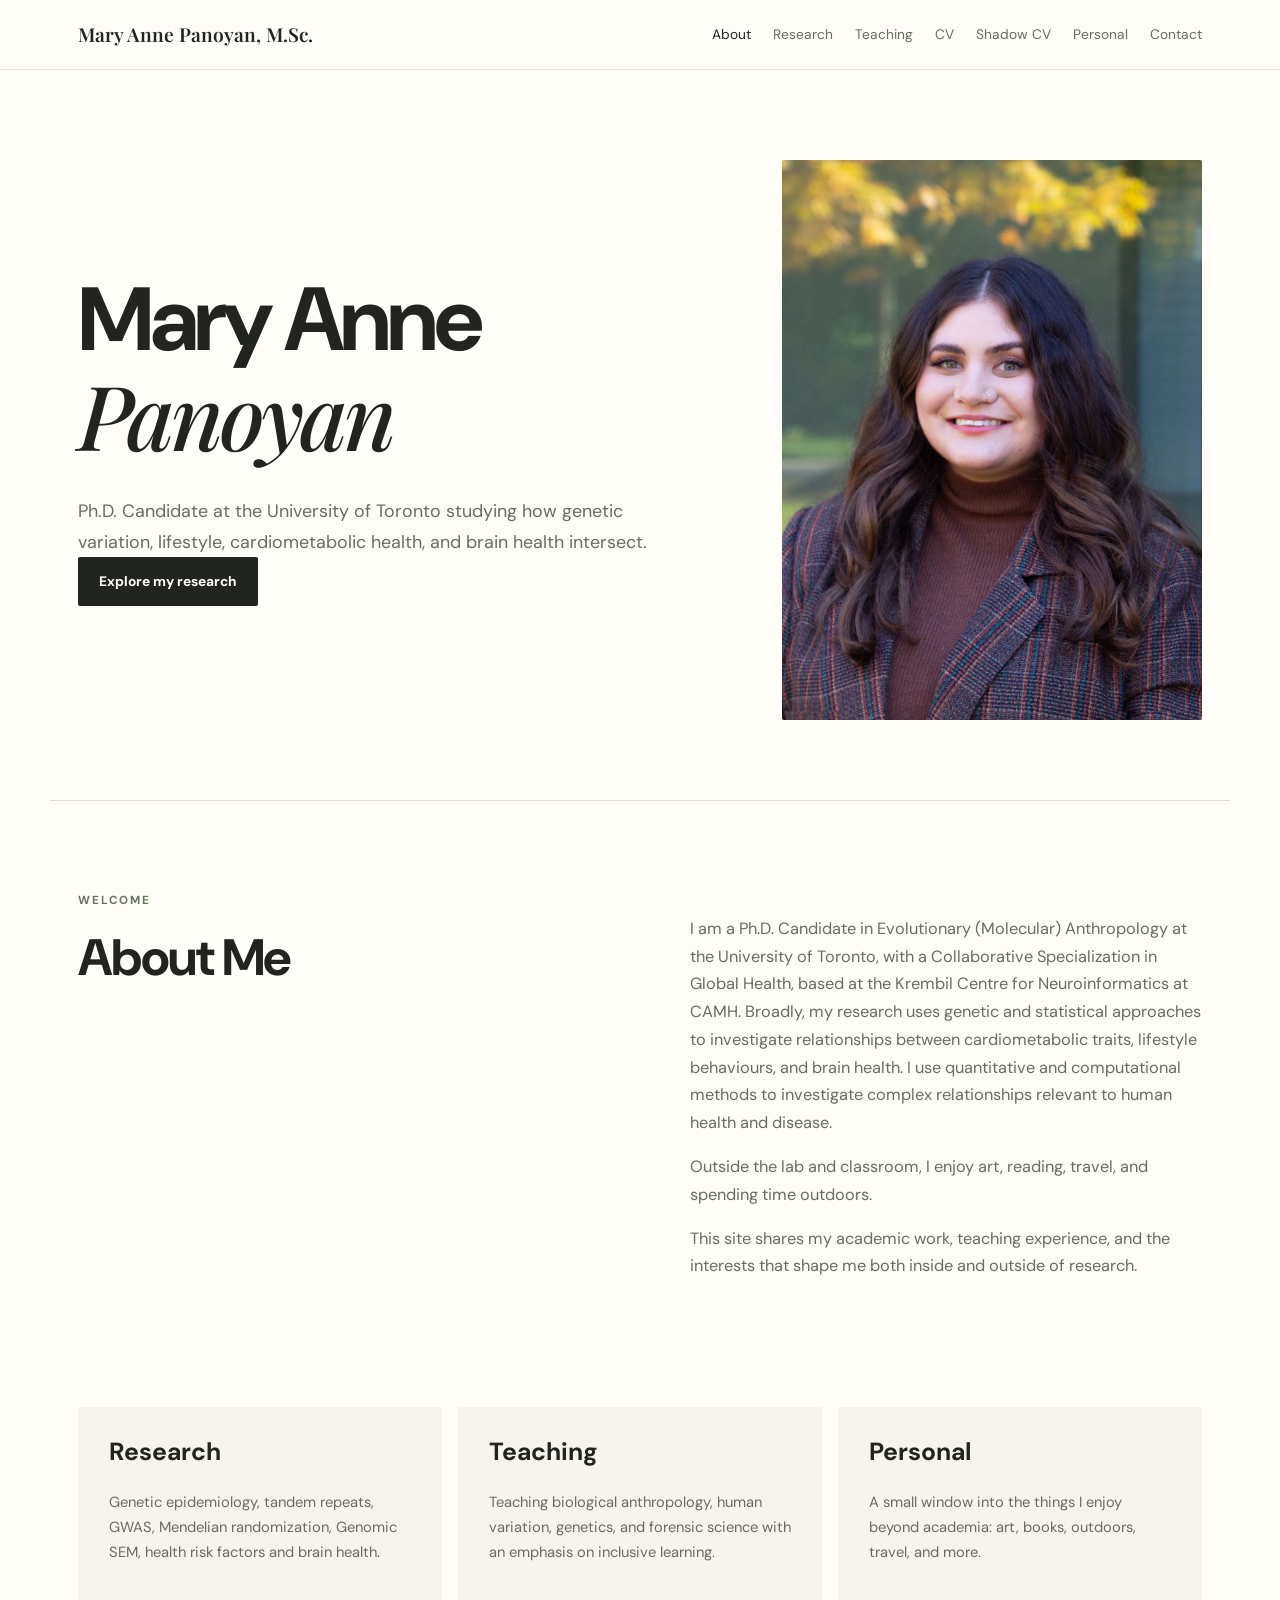
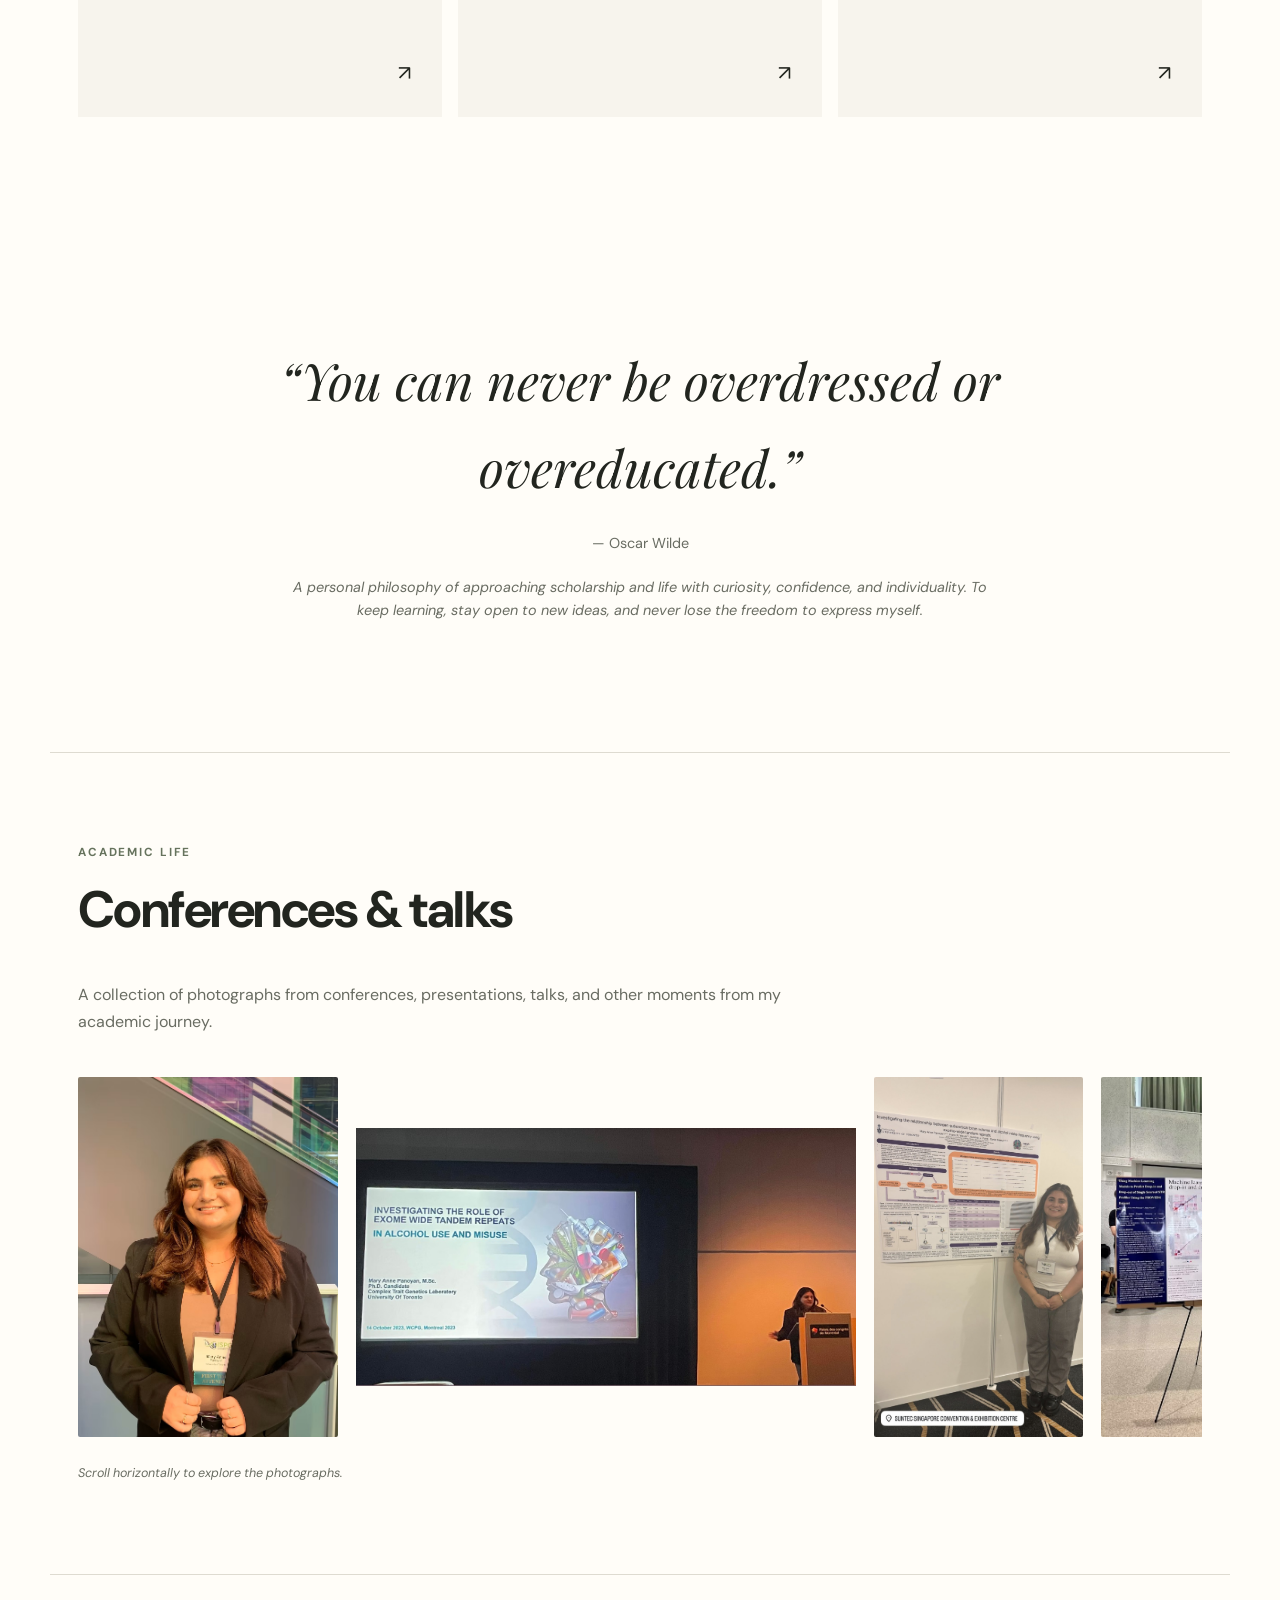
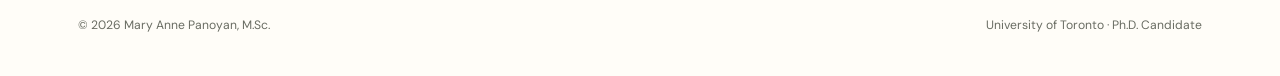
<file: index.html>
<!DOCTYPE html>
<html lang="en">

<head>
  <meta charset="UTF-8">
  <meta name="viewport" content="width=device-width, initial-scale=1.0">

  <title>Mary Anne Panoyan, M.Sc. | Ph.D. Candidate</title>

  <meta name="description" content="Academic portfolio of Mary Anne Panoyan, Ph.D. Candidate in Evolutionary (Molecular) Anthropology at the University of Toronto.">

  <link rel="stylesheet" href="style.css">
</head>

<body>

<header class="site-header">
  <div class="nav-wrap">

    <a class="brand" href="index.html">
      Mary Anne Panoyan, M.Sc.
    </a>

    <button class="menu-toggle" aria-label="Toggle navigation">
      ☰
    </button>

    <nav class="nav">
      <a href="index.html">About</a>
      <a href="research.html">Research</a>
      <a href="teaching.html">Teaching</a>
      <a href="cv.html">CV</a>
      <a href="shadow-cv.html">Shadow CV</a>
      <a href="personal.html">Personal</a>
      <a href="contact.html">Contact</a>
    </nav>

  </div>
</header>

<main>

  <!-- HERO SECTION -->
  <section class="hero">

    <div class="hero-content">

      <h1>
        Mary Anne<br>
        <em>Panoyan</em>
      </h1>

      <p class="hero-intro">
        Ph.D. Candidate at the University of Toronto studying how genetic
        variation, lifestyle, cardiometabolic health, and brain health intersect.
      </p>

      <a class="button" href="research.html">
        Explore my research
      </a>

    </div>

    <div class="hero-photo">
      <img src="images/MaryAnnePanoyan.jpg" alt="Mary Anne Panoyan">
    </div>

  </section>


  <!-- INTRODUCTION -->
  <section class="intro section">

    <div>
      <p class="eyebrow">
        Welcome
      </p>

      <h2>
        About Me
      </h2>
    </div>

    <div class="intro-text">

      <p>
        I am a Ph.D. Candidate in Evolutionary (Molecular) Anthropology at the University of Toronto, with a Collaborative Specialization in Global Health, based at the Krembil Centre for Neuroinformatics at CAMH. Broadly, my research uses genetic and statistical approaches to investigate relationships between cardiometabolic traits, lifestyle behaviours, and brain health. I use quantitative and computational methods to investigate complex relationships relevant to human health and disease.
      </p>

      <p>
        Outside the lab and classroom, I enjoy art, reading, travel, and spending time outdoors.
        </p>
        This site shares my academic work, teaching experience, and the interests that shape me both inside and outside of research.
      </p>

    </div>

  </section>


  <!-- FEATURE CARDS -->
  <section class="cards section">

    <a class="feature-card" href="research.html">

      <h3>Research</h3>

      <p>
        Genetic epidemiology, tandem repeats, GWAS, Mendelian randomization, Genomic SEM, health risk factors and brain health.
      </p>

      <span class="card-arrow">↗</span>

    </a>


    <a class="feature-card" href="teaching.html">

      <h3>Teaching</h3>

      <p>
        Teaching biological anthropology, human variation, genetics, and forensic science with an emphasis on inclusive learning.
      </p>

      <span class="card-arrow">↗</span>

    </a>


    <a class="feature-card" href="personal.html">

      <h3>Personal</h3>

      <p>
        A small window into the things I enjoy beyond academia: art, books, outdoors, travel, and more.
      </p>

      <span class="card-arrow">↗</span>

    </a>

  </section>


  <!-- QUOTE -->
  <section class="quote section">

    <p>
      “You can never be overdressed or overeducated.”
    </p>

    <span>
      — Oscar Wilde
    </span>

    <p class="quote-note">
      A personal philosophy of approaching scholarship and life with curiosity, confidence, and individuality. To keep learning, stay open to new ideas, and never lose the freedom to express myself.
    </p>

  </section>

   <!-- =====================================================
         4. CONFERENCES & TALKS
         ===================================================== -->

    <section class="section personal-section">

        <p class="eyebrow">
            Academic life
        </p>

        <h2>
            Conferences & talks
        </h2>

        <p class="personal-intro">
            A collection of photographs from conferences, presentations,
            talks, and other moments from my academic journey.
        </p>


        <div class="scroll-gallery">


            <!-- CONFERENCE PHOTO 1 -->

            <a
                href="images/First_WCPG.jpg"
                target="_blank"
                rel="noopener noreferrer">

                <img
                    src="images/First_WCPG.jpg"
                    alt="At my first WCPG a conference">

            </a>


            <!-- CONFERENCE PHOTO 2 -->

            <a
                href="images/wcpgtalk.jpg"
                target="_blank"
                rel="noopener noreferrer">

                <img
                    src="images/wcpgtalk.jpg"
                    alt="Oral presentation at WCPG">

            </a>


            <!-- CONFERENCE PHOTO 3 -->

            <a
                href="images/wcpgpresent.jpg"
                target="_blank"
                rel="noopener noreferrer">

                <img
                    src="images/wcpgpresent.jpg"
                    alt="Poster presentation at WCPG">

            </a>


            <!-- CONFERENCE PHOTO 4 -->

            <a
                href="images/elliepresent.jpg"
                target="_blank"
                rel="noopener noreferrer">

                <img
                    src="images/elliepresent.jpg"
                    alt="Ellie (mentored undergraduate student) presenting her research project">

            </a>

        </div>

        <p class="gallery-note">
            Scroll horizontally to explore the photographs.
        </p>

    </section>


</main>


<footer>

  <p>
    © 2026 Mary Anne Panoyan, M.Sc.
  </p>

  <p>
    University of Toronto · Ph.D. Candidate
  </p>

</footer>


<script src="script.js"></script>

</body>
</html>
</file>
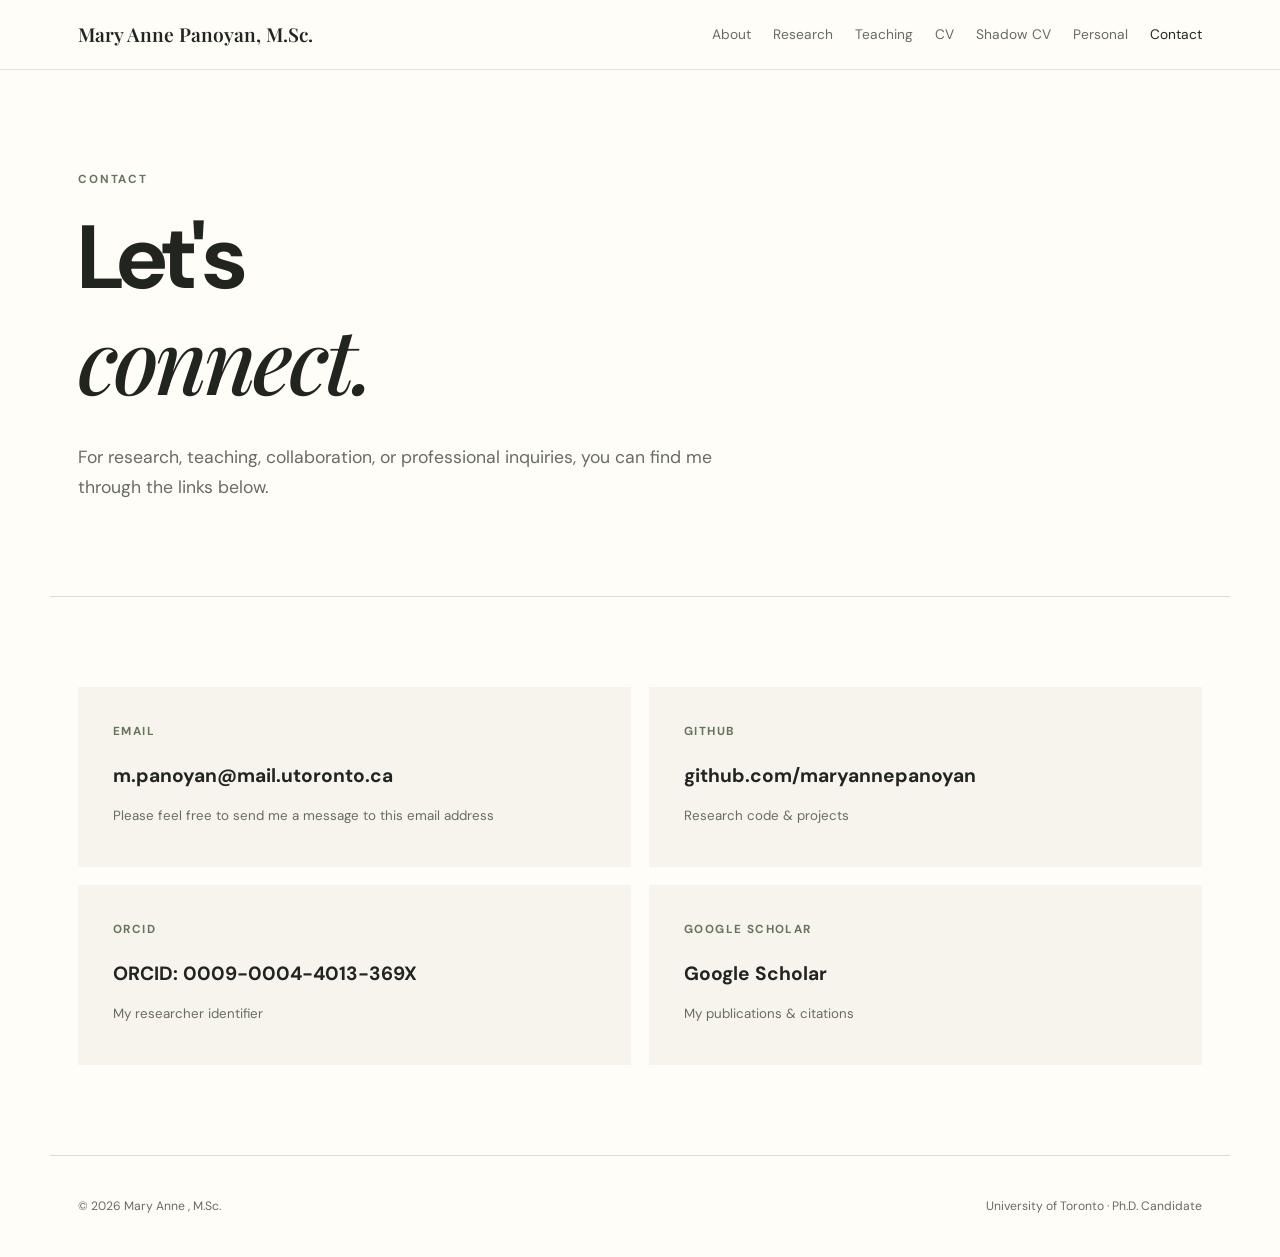
<file: contact.html>
<!DOCTYPE html>
<html lang="en"><head>
<meta charset="UTF-8"><meta name="viewport" content="width=device-width, initial-scale=1.0">
<title>Contact | Mary Anne Panoyan, M.Sc.</title><link rel="stylesheet" href="style.css"></head>
<body>
<header class="site-header"><div class="nav-wrap"><a class="brand" href="index.html">Mary Anne Panoyan, M.Sc.</a><button class="menu-toggle">☰</button><nav class="nav"><a href="index.html">About</a><a href="research.html">Research</a><a href="teaching.html">Teaching</a><a href="cv.html">CV</a><a href="shadow-cv.html">Shadow CV</a><a href="personal.html">Personal</a><a href="contact.html">Contact</a></nav></div></header>
<main class="page">
<section class="page-hero compact"><p class="eyebrow">Contact</p><h1>Let's<br><em>connect.</em></h1><p class="lead">For research, teaching, collaboration, or professional inquiries, you can find me through the links below.</p></section>
<section class="contact-grid section">
    <!-- EMAIL -->
    <a href="mailto:m.panoyan@mail.utoronto.ca" class="contact-card">
        <span>Email</span>
        <strong>m.panoyan@mail.utoronto.ca</strong>
        <small>Please feel free to send me a message to this email address</small>
    </a>
    <!-- GITHUB -->
    <a href="https://github.com/maryannepanoyan" 
       class="contact-card" 
       target="_blank" 
       rel="noopener noreferrer">
        <span>GitHub</span>
        <strong>github.com/maryannepanoyan</strong>
        <small>Research code &amp; projects</small>
    </a>
    <!-- ORCID -->
    <a href="https://orcid.org/0009-0004-4013-369X" 
       class="contact-card" 
       target="_blank" 
       rel="noopener noreferrer">
        <span>ORCID</span>
        <strong>ORCID: 0009-0004-4013-369X</strong>
        <small>My researcher identifier</small>
    </a>
    <!-- GOOGLE SCHOLAR -->
    <a href="https://scholar.google.com/citations?user=qEpcW9IAAAAJ&amp;hl=en" 
       class="contact-card" 
       target="_blank" 
       rel="noopener noreferrer">
        <span>Google Scholar</span>
        <strong>Google Scholar</strong>
        <small>My publications &amp; citations</small>
    </a>
</section>
</main>
<footer><p>© 2026 Mary Anne , M.Sc.</p><p>University of Toronto · Ph.D. Candidate</p></footer>
<script src="script.js"></script></body></html>
</file>
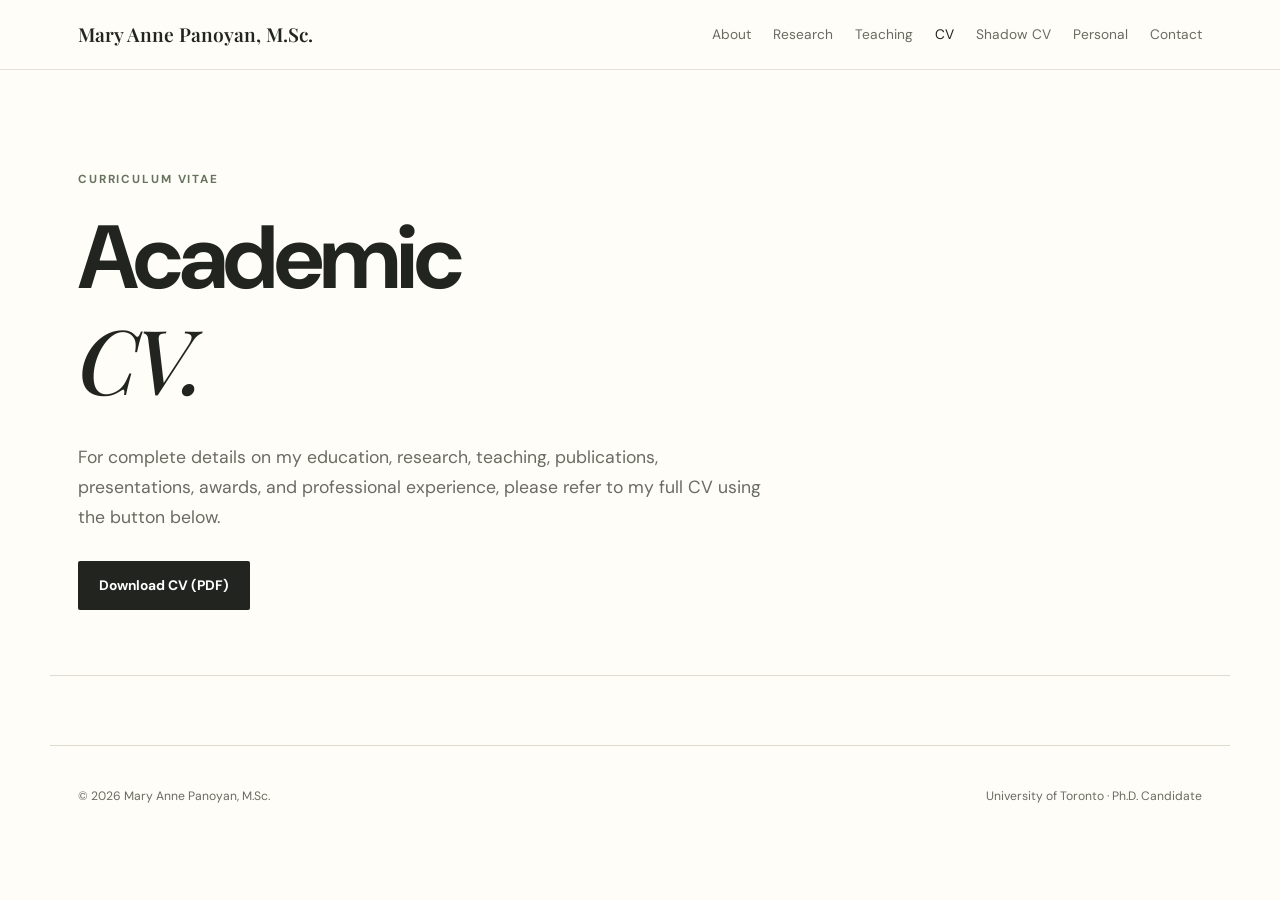
<file: cv.html>
<!DOCTYPE html>
<html lang="en">

<head>
    <meta charset="UTF-8">
    <meta name="viewport" content="width=device-width, initial-scale=1.0">

    <title>CV | Mary Anne Panoyan, M.Sc.</title>

    <link rel="stylesheet" href="style.css">
</head>

<body>

<header class="site-header">

    <div class="nav-wrap">

        <a class="brand" href="index.html">
            Mary Anne Panoyan, M.Sc.
        </a>

        <button class="menu-toggle" aria-label="Toggle navigation">
            ☰
        </button>

        <nav class="nav">
            <a href="index.html">About</a>
            <a href="research.html">Research</a>
            <a href="teaching.html">Teaching</a>
            <a href="cv.html">CV</a>
            <a href="shadow-cv.html">Shadow CV</a>
            <a href="personal.html">Personal</a>
            <a href="contact.html">Contact</a>
        </nav>

    </div>

</header>


<main class="page">

    <!-- CV INTRODUCTION -->
    <section class="page-hero compact">

        <p class="eyebrow">
            Curriculum vitae
        </p>

        <h1>
            Academic<br>
            <em>CV.</em>
        </h1>

        <p class="lead">                
          For complete details on my education, research, teaching, publications, presentations, awards, and professional experience, please refer to my full CV using the button below.
            
        </p>

        <a
            class="button"
            href="documents/Mary_Anne_Panoyan_CV_Updated.pdf"
            target="_blank"
            rel="noopener noreferrer">
            Download CV (PDF)
        </a>

  

</main>


<footer>

    <p>
        © 2026 Mary Anne Panoyan, M.Sc.
    </p>

    <p>
        University of Toronto · Ph.D. Candidate
    </p>

</footer>


<script src="script.js"></script>

</body>

</html>
</file>
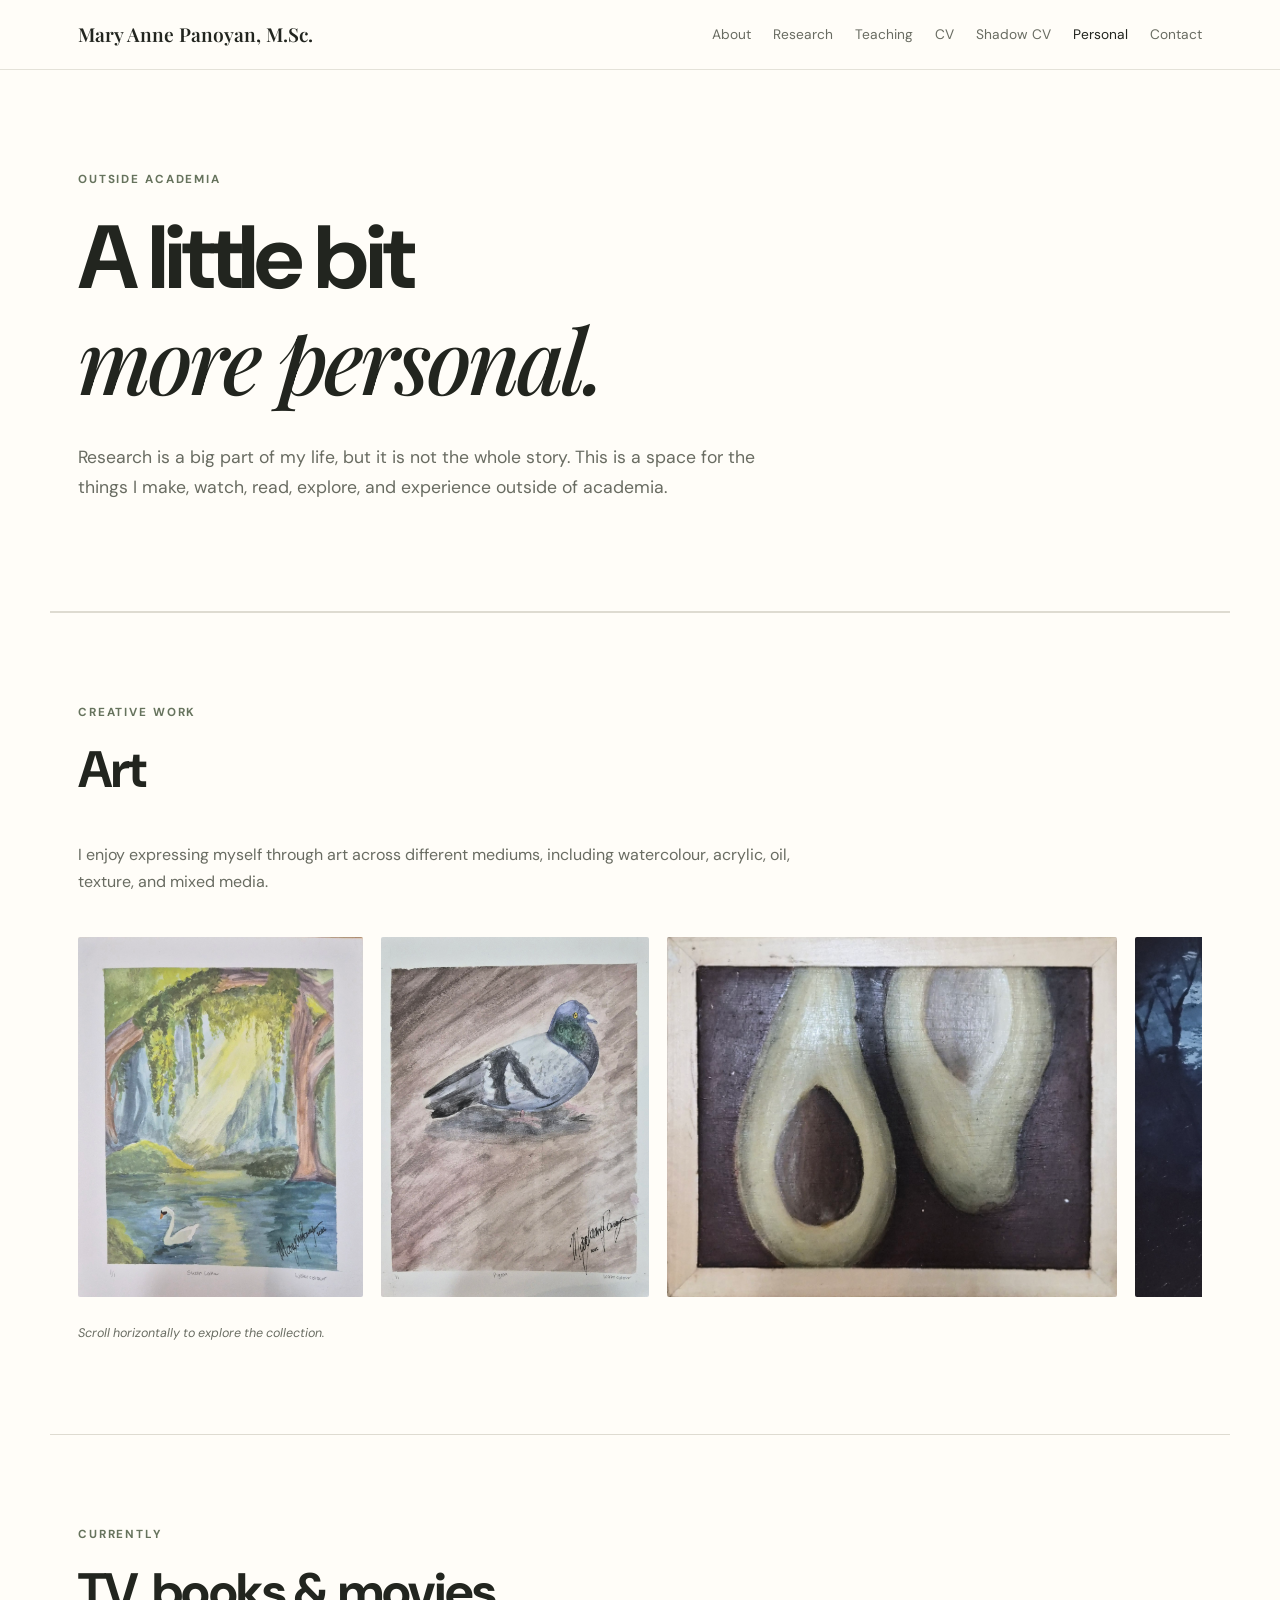
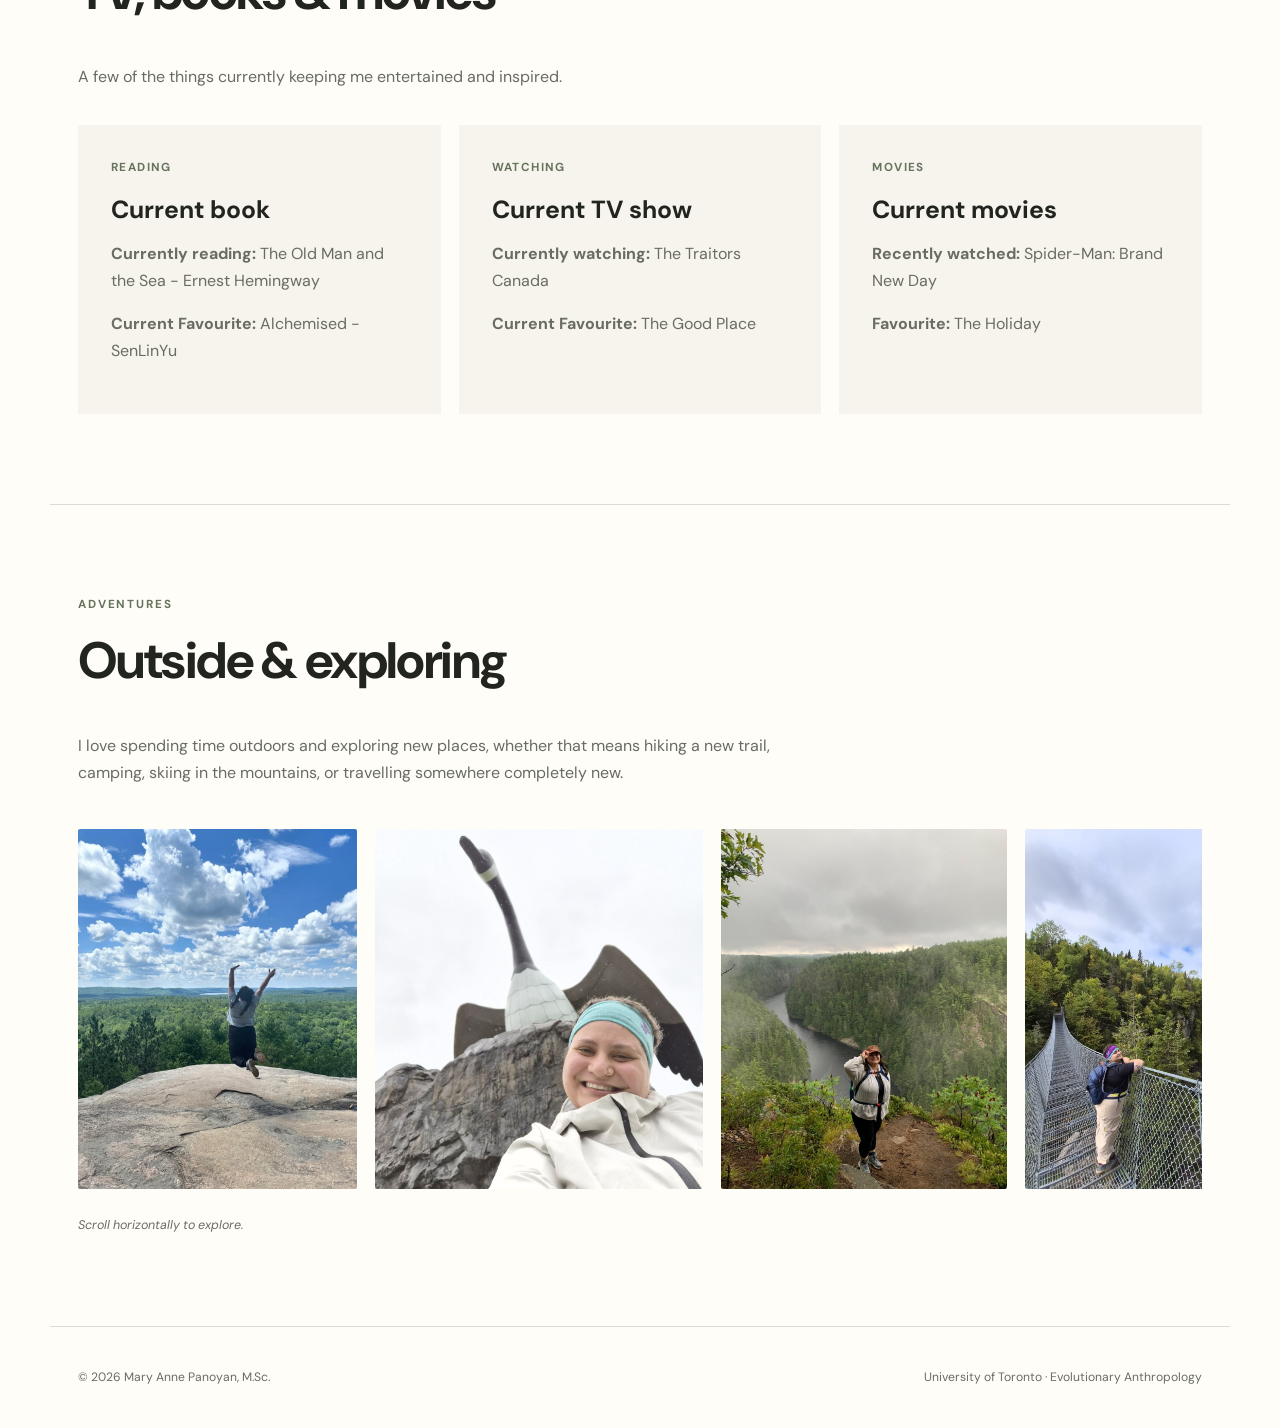
<file: personal.html>
<!DOCTYPE html>
<html lang="en">

<head>
    <meta charset="UTF-8">
    <meta name="viewport" content="width=device-width, initial-scale=1.0">

    <title>Personal | Mary Anne Panoyan, M.Sc.</title>

    <link rel="stylesheet" href="style.css">
</head>

<body>

<header class="site-header">

    <div class="nav-wrap">

        <a class="brand" href="index.html">
            Mary Anne Panoyan, M.Sc.
        </a>

        <button class="menu-toggle" aria-label="Toggle navigation">
            ☰
        </button>

        <nav class="nav">
            <a href="index.html">About</a>
            <a href="research.html">Research</a>
            <a href="teaching.html">Teaching</a>
            <a href="cv.html">CV</a>
            <a href="shadow-cv.html">Shadow CV</a>
            <a href="personal.html">Personal</a>
            <a href="contact.html">Contact</a>
        </nav>

    </div>

</header>


<main class="page">


    <!-- =====================================================
         PERSONAL INTRODUCTION
         ===================================================== -->

    <section class="page-hero">

        <p class="eyebrow">
            Outside academia
        </p>

        <h1>
            A little bit<br>
            <em>more personal.</em>
        </h1>

        <p class="lead">
            Research is a big part of my life, but it is not the whole story.
            This is a space for the things I make, watch, read, explore, and
            experience outside of academia.
        </p>

    </section>


    <!-- =====================================================
         1. ART
         ===================================================== -->

    <section class="section personal-section">

        <p class="eyebrow">
            Creative work
        </p>

        <h2>
            Art
        </h2>

        <p class="personal-intro">
            I enjoy expressing myself through art across different mediums, including watercolour,
            acrylic, oil, texture, and mixed media.
        </p>


        <div class="scroll-gallery">

            <a
                href="images/Watercolour on Paper - Swan Lake.jpg"
                target="_blank"
                rel="noopener noreferrer">

                <img
                    src="images/Watercolour on Paper - Swan Lake.jpg"
                    alt="Watercolour painting of Swan Lake">

            </a>


            <a
                href="images/Watercolour on Paper - Pigeon.jpg"
                target="_blank"
                rel="noopener noreferrer">

                <img
                    src="images/Watercolour on Paper - Pigeon.jpg"
                    alt="Watercolour painting of a pigeon">

            </a>


            <a
                href="images/Oil on Wood - Avocado.jpg"
                target="_blank"
                rel="noopener noreferrer">

                <img
                    src="images/Oil on Wood - Avocado.jpg"
                    alt="Oil painting of an avocado">

            </a>


            <a
                href="images/into the mist_.jpg"
                target="_blank"
                rel="noopener noreferrer">

                <img
                    src="images/into the mist_.jpg"
                    alt="Into the Mist artwork">

            </a>


            <a
                href="images/Acrylic Texture and Silver Foil on Canvas - Waves.jpg"
                target="_blank"
                rel="noopener noreferrer">

                <img
                    src="images/Acrylic Texture and Silver Foil on Canvas - Waves.jpg"
                    alt="Acrylic and silver foil artwork of waves">

            </a>


            <a
                href="images/Acrylic Soap Pour on Canvas - Mud Slide.jpg"
                target="_blank"
                rel="noopener noreferrer">

                <img
                    src="images/Acrylic Soap Pour on Canvas - Mud Slide.jpg"
                    alt="Acrylic soap pour artwork titled Mud Slide">

            </a>


            <a
                href="images/into the worm hole.jpg"
                target="_blank"
                rel="noopener noreferrer">

                <img
                    src="images/into the worm hole.jpg"
                    alt="Into the Wormhole artwork">

            </a>

        </div>

        <p class="gallery-note">
            Scroll horizontally to explore the collection.
        </p>

    </section>


    <!-- =====================================================
         2. CURRENT TV, BOOKS & MOVIES
         ===================================================== -->

    <section class="section personal-section">

        <p class="eyebrow">
            Currently
        </p>

        <h2>
            TV, books & movies
        </h2>

        <p class="personal-intro">
            A few of the things currently keeping me entertained and inspired.
        </p>


        <div class="media-grid">


            <!-- BOOKS -->

            <article class="media-card">

                <span>
                    Reading
                </span>

                <h3>
                    Current book
                </h3>

                <p>
                    <strong>Currently reading:</strong>
                    The Old Man and the Sea - Ernest Hemingway
                </p>

                <p>
                    <strong>Current Favourite:</strong>
                    Alchemised - SenLinYu
                    
                </p>

            </article>


            <!-- TV -->

            <article class="media-card">

                <span>
                    Watching
                </span>

                <h3>
                    Current TV show
                </h3>

                <p>
                    <strong>Currently watching:</strong>
                    The Traitors Canada
                </p>

                <p>
                    <strong>Current Favourite:</strong>
                    The Good Place
                </p>

            </article>


            <!-- MOVIES -->

            <article class="media-card">

                <span>
                    Movies
                </span>

                <h3>
                    Current movies
                </h3>

                <p>
                    <strong>Recently watched:</strong>
                    Spider-Man: Brand New Day
                </p>

                <p>
                    <strong>Favourite:</strong>
                   The Holiday
                </p>

            </article>

        </div>

    </section>


    <!-- =====================================================
         3. ADVENTURES
         ===================================================== -->

    <section class="section personal-section">

        <p class="eyebrow">
            Adventures
        </p>

        <h2>
            Outside & exploring
        </h2>

        <p class="personal-intro">
            I love spending time outdoors and exploring new places, whether that
            means hiking a new trail, camping, skiing in the mountains, or
            travelling somewhere completely new.
        </p>


        <div class="scroll-gallery">


            <!-- ADVENTURE PHOTO 1 -->

            <a
                href="images/aglonquin.jpg"
                target="_blank"
                rel="noopener noreferrer">

                <img
                    src="images/aglonquin.jpg"
                    alt="Adventure photograph">

            </a>


            <!-- ADVENTURE PHOTO 2 -->

            <a
                href="images/goose.jpg"
                target="_blank"
                rel="noopener noreferrer">

                <img
                    src="images/goose.jpg"
                    alt="Hiking or outdoor adventure">

            </a>


            <!-- ADVENTURE PHOTO 3 -->

            <a
                href="images/hike1.jpg"
                target="_blank"
                rel="noopener noreferrer">

                <img
                    src="images/hike1.jpg"
                    alt="Camping or outdoor adventure">

            </a>


            <!-- ADVENTURE PHOTO 4 -->

            <a
                href="images/hike3.jpg"
                target="_blank"
                rel="noopener noreferrer">

                <img
                    src="images/hike3.jpg"
                    alt="Travel adventure">

            </a>


            <!-- ADVENTURE PHOTO 5 -->

            <a
                href="images/hike4.jpg"
                target="_blank"
                rel="noopener noreferrer">

                <img
                    src="images/hike4.jpg"
                    alt="Outdoor adventure">

            </a>

            <!-- ADVENTURE PHOTO 6 -->

            <a
                href="images/hike5.jpg"
                target="_blank"
                rel="noopener noreferrer">

                <img
                    src="images/hike5.jpg"
                    alt="Outdoor adventure">

            </a>
            
            <!-- ADVENTURE PHOTO 7 -->

            <a
                href="images/newfie.jpg"
                target="_blank"
                rel="noopener noreferrer">

                <img
                    src="images/newfie.jpg"
                    alt="Outdoor adventure">

            </a>

              <!-- ADVENTURE PHOTO 8 -->

            <a
                href="images/screamingheads.jpg"
                target="_blank"
                rel="noopener noreferrer">

                <img
                    src="images/screamingheads.jpg"
                    alt="Outdoor adventure">

            </a>

              <!-- ADVENTURE PHOTO 9 -->

            <a
                href="images/skiing.jpg"
                target="_blank"
                rel="noopener noreferrer">

                <img
                    src="images/skiing.jpg"
                    alt="Outdoor adventure">

            </a>

        </div>

        <p class="gallery-note">
            Scroll horizontally to explore.
        </p>

    </section>


</main>


<footer>

    <p>
        © 2026 Mary Anne Panoyan, M.Sc.
    </p>

    <p>
        University of Toronto · Evolutionary Anthropology
    </p>

</footer>


<script src="script.js"></script>

</body>

</html>
</file>
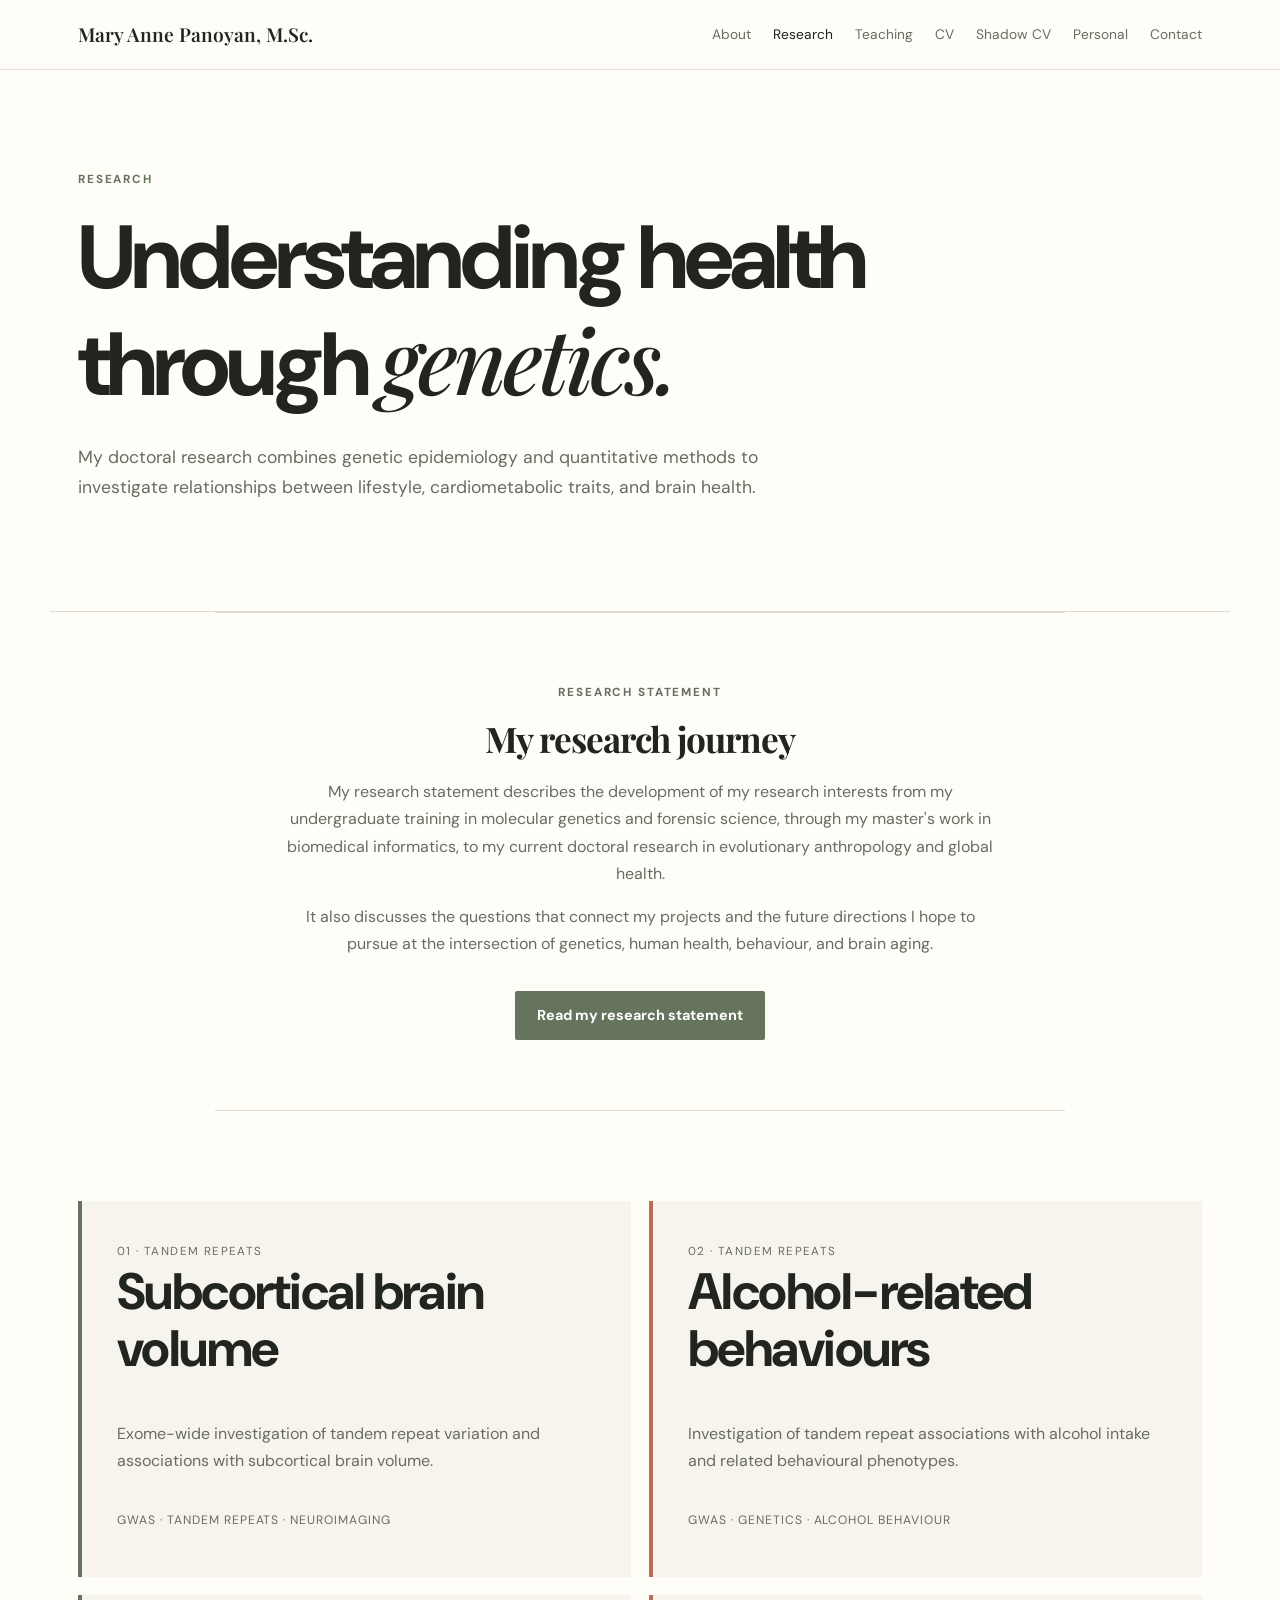
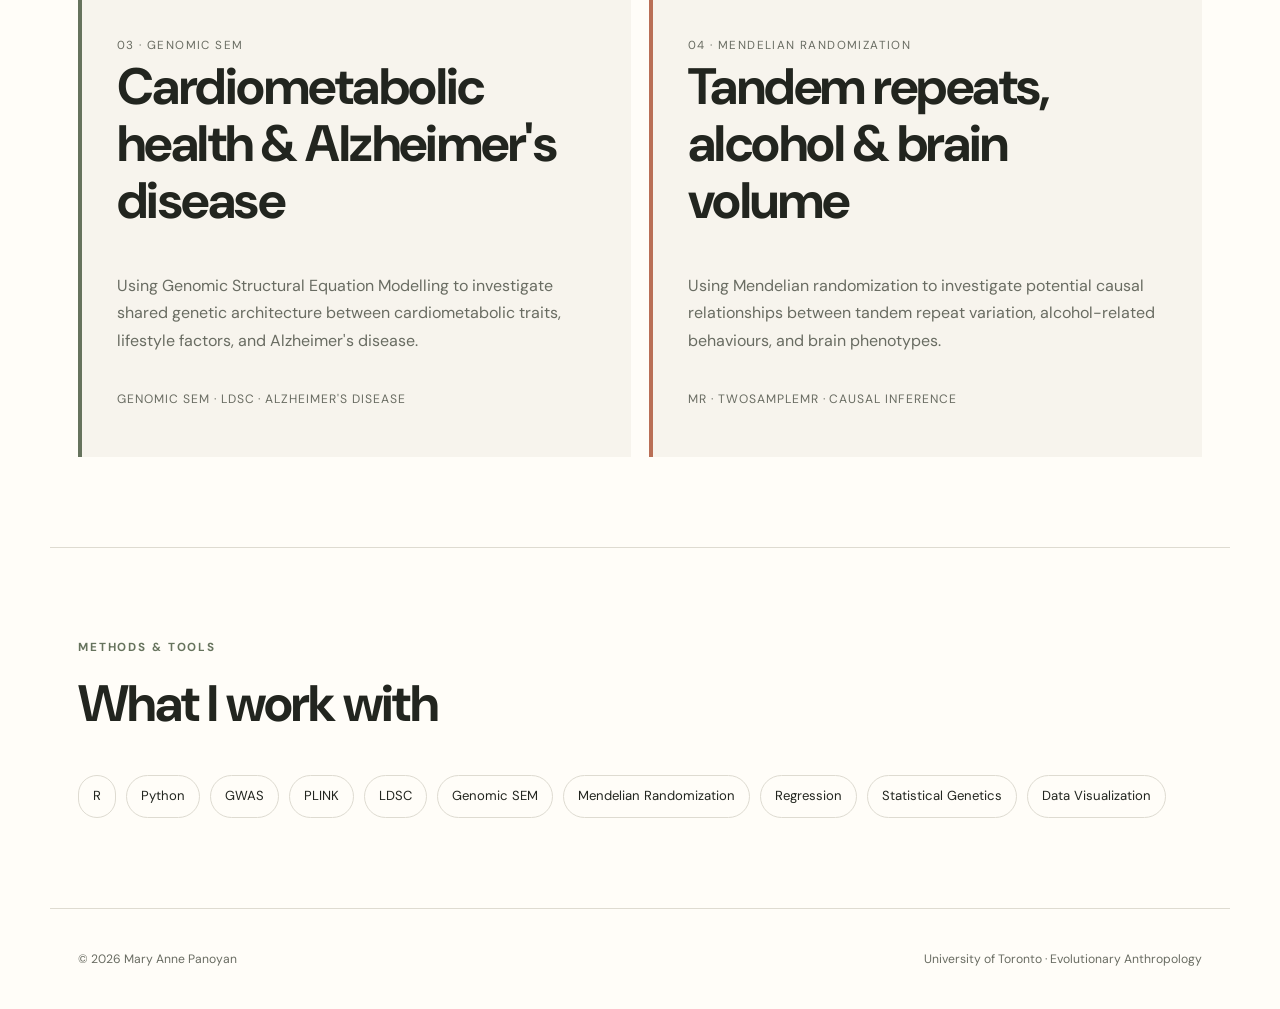
<file: research.html>
<!DOCTYPE html>
<html lang="en">

<head>
<meta charset="UTF-8">
<meta name="viewport" content="width=device-width, initial-scale=1.0">
<title>Research | Mary Anne Panoyan, M.Sc.</title>
<link rel="stylesheet" href="style.css">
</head>

<body>

<header class="site-header">
  <div class="nav-wrap">
    <a class="brand" href="index.html">Mary Anne Panoyan, M.Sc.</a>
    <button class="menu-toggle">☰</button>

    <nav class="nav">
      <a href="index.html">About</a>
      <a href="research.html">Research</a>
      <a href="teaching.html">Teaching</a>
      <a href="cv.html">CV</a>
      <a href="shadow-cv.html">Shadow CV</a>
      <a href="personal.html">Personal</a>
      <a href="contact.html">Contact</a>
    </nav>
  </div>
</header>

<main class="page">

  <section class="page-hero">
    <p class="eyebrow">Research</p>
    <h1>Understanding health<br>through <em>genetics.</em></h1>

    <p class="lead">
      My doctoral research combines genetic epidemiology and quantitative
      methods to investigate relationships between lifestyle, cardiometabolic
      traits, and brain health.
    </p>
  </section>

 <!-- RESEARCH STATEMENT -->

  <section class="research-statement section">

    <p class="eyebrow">Research statement</p>

    <h2>My research journey</h2>

    <p>
      My research statement describes the development of my research interests
      from my undergraduate training in molecular genetics and forensic science,
      through my master's work in biomedical informatics, to my current doctoral
      research in evolutionary anthropology and global health.
    </p>

    <p>
      It also discusses the questions that connect my projects and the future
      directions I hope to pursue at the intersection of genetics, human health,
      behaviour, and brain aging.
    </p>

    <a href="documents/Mary_Anne_Panoyan_Research_Statement.pdf"
       class="button"
       target="_blank"
       rel="noopener noreferrer">
      Read my research statement
    </a>

  </section>
  <section class="project-grid section">

    <article class="project-card">
      <span>01 · Tandem repeats</span>
      <h2>Subcortical brain volume</h2>
      <p>
        Exome-wide investigation of tandem repeat variation and associations
        with subcortical brain volume.
      </p>
      <p class="tags">GWAS · Tandem repeats · Neuroimaging</p>
    </article>

    <article class="project-card">
      <span>02 · Tandem repeats</span>
      <h2>Alcohol-related behaviours</h2>
      <p>
        Investigation of tandem repeat associations with alcohol intake and
        related behavioural phenotypes.
      </p>
      <p class="tags">GWAS · Genetics · Alcohol behaviour</p>
    </article>

    <article class="project-card">
      <span>03 · Genomic SEM</span>
      <h2>Cardiometabolic health & Alzheimer's disease</h2>
      <p>
        Using Genomic Structural Equation Modelling to investigate shared
        genetic architecture between cardiometabolic traits, lifestyle
        factors, and Alzheimer's disease.
      </p>
      <p class="tags">Genomic SEM · LDSC · Alzheimer's disease</p>
    </article>

    <article class="project-card">
      <span>04 · Mendelian randomization</span>
      <h2>Tandem repeats, alcohol & brain volume</h2>
      <p>
        Using Mendelian randomization to investigate potential causal
        relationships between tandem repeat variation, alcohol-related
        behaviours, and brain phenotypes.
      </p>
      <p class="tags">MR · TwoSampleMR · Causal inference</p>
    </article>

  </section>

  <section class="methods section">

    <p class="eyebrow">Methods & tools</p>

    <h2>What I work with</h2>

    <div class="tag-cloud">
      <span>R</span>
      <span>Python</span>
      <span>GWAS</span>
      <span>PLINK</span>
      <span>LDSC</span>
      <span>Genomic SEM</span>
      <span>Mendelian Randomization</span>
      <span>Regression</span>
      <span>Statistical Genetics</span>
      <span>Data Visualization</span>
    </div>

  </section>

</main>

<footer>
  <p>© 2026 Mary Anne Panoyan</p>
  <p>University of Toronto · Evolutionary Anthropology</p>
</footer>

<script src="script.js"></script>

</body>
</html>
</file>
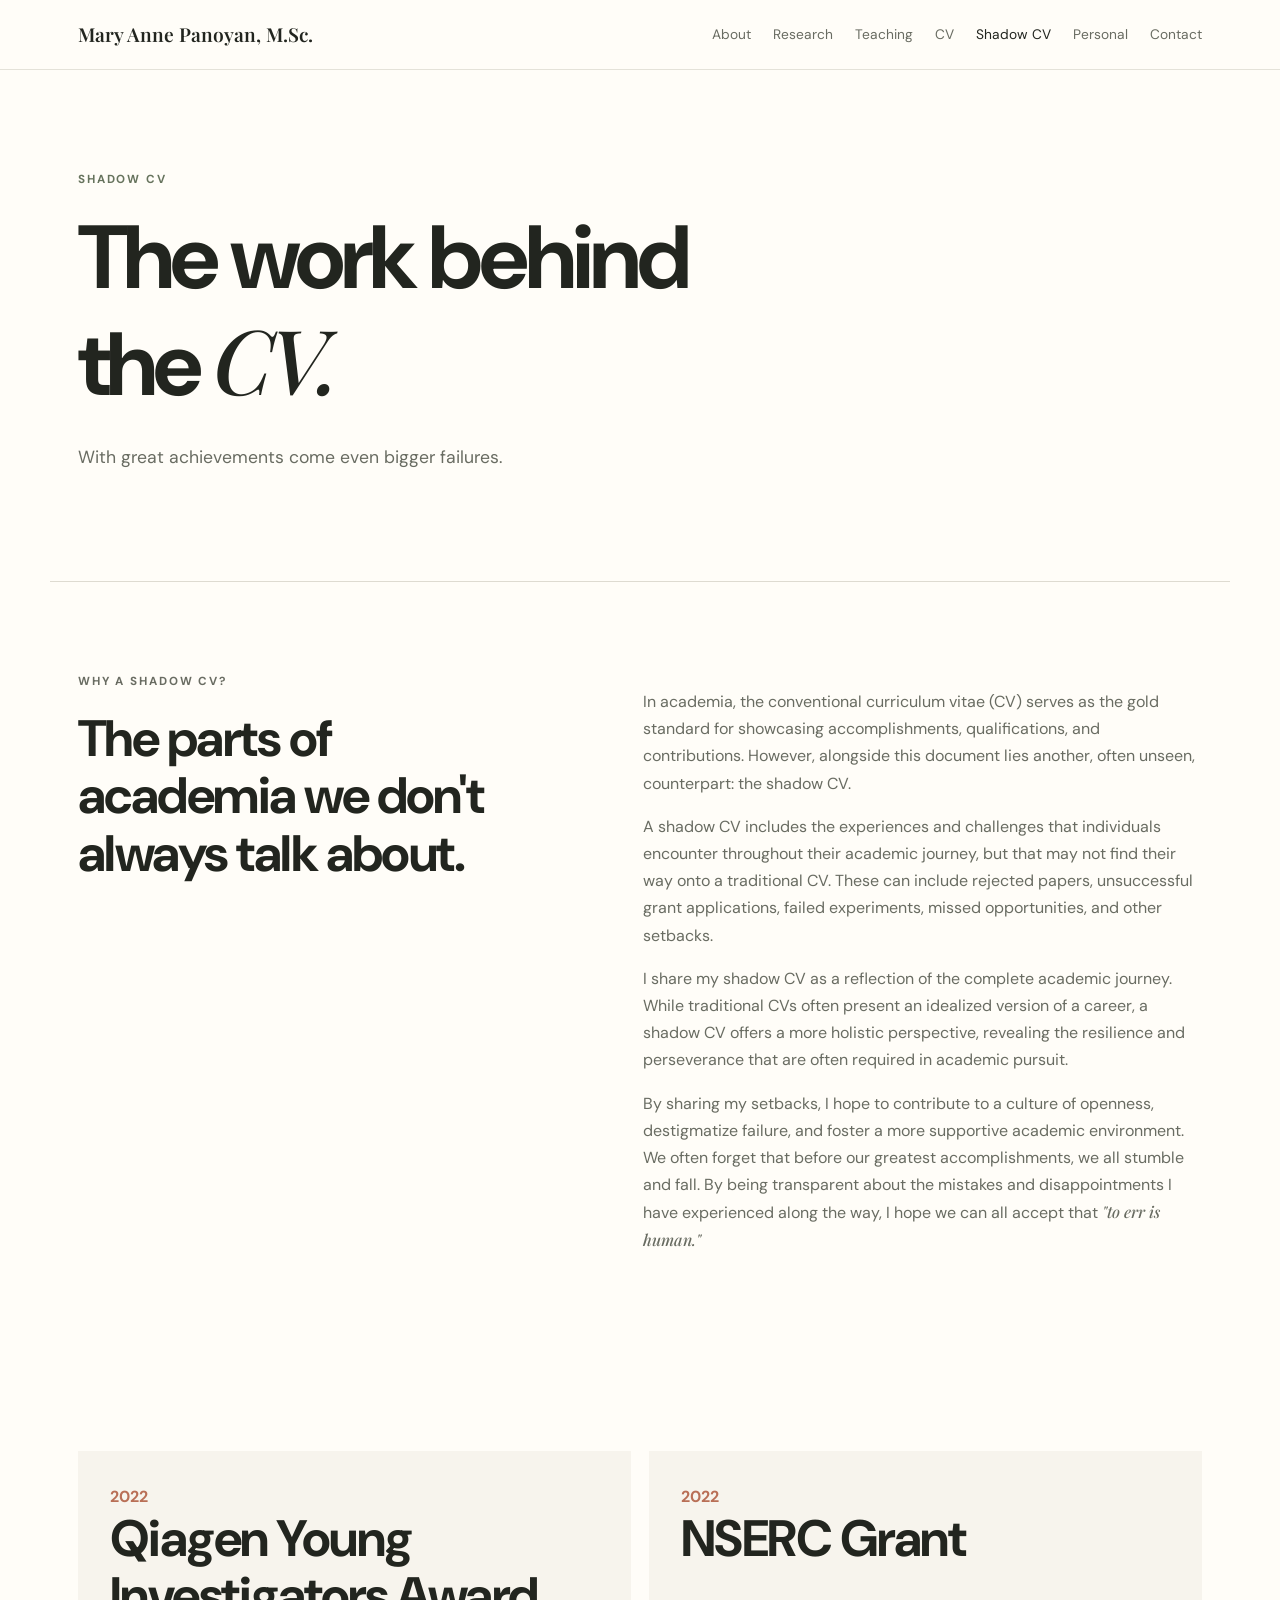
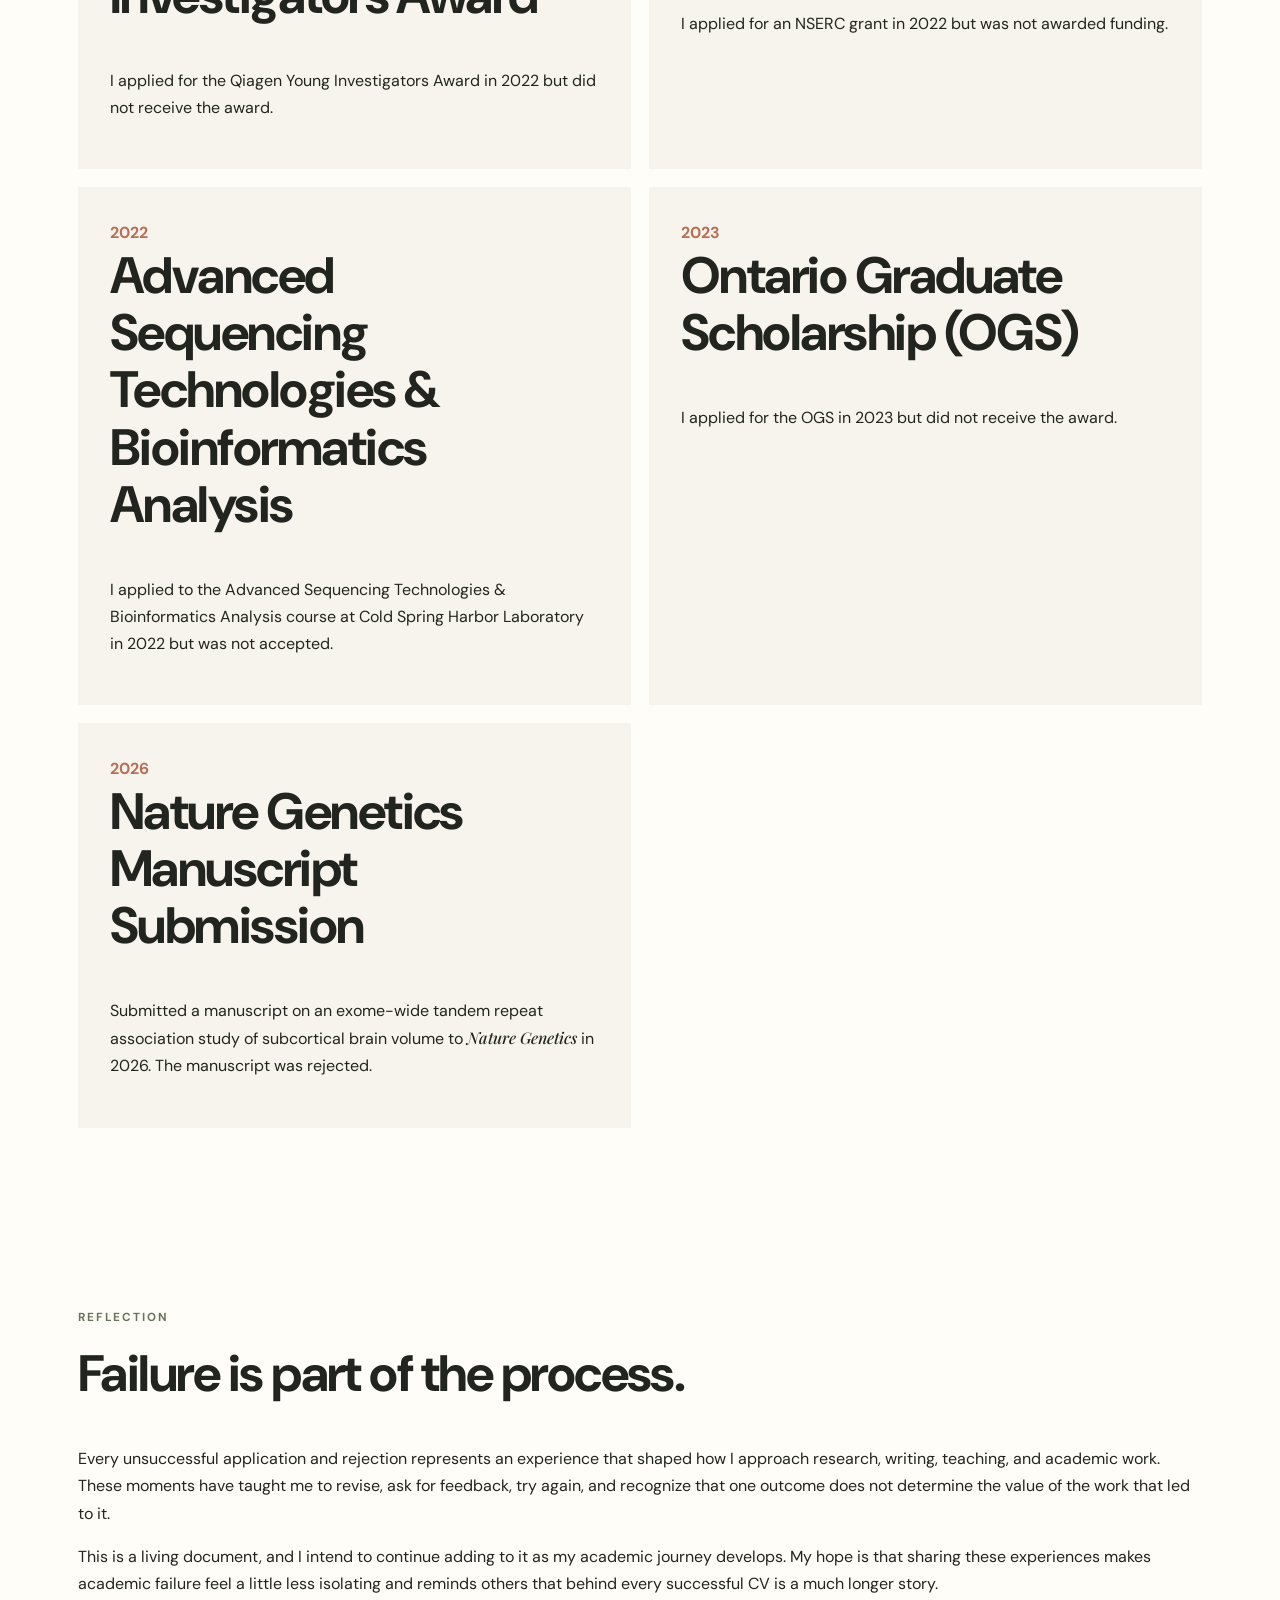
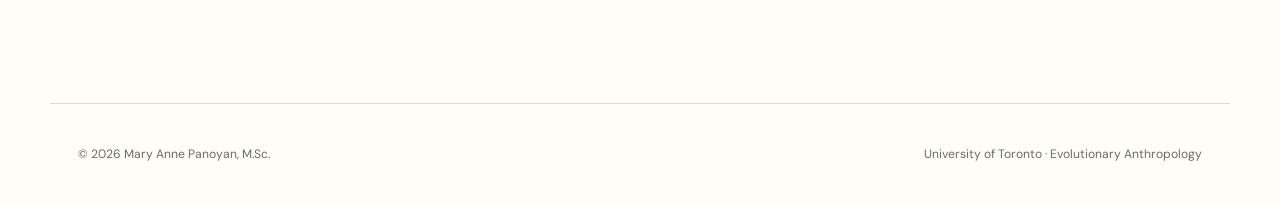
<file: shadow-cv.html>
<!DOCTYPE html>
<html lang="en">

<head>
    <meta charset="UTF-8">
    <meta name="viewport" content="width=device-width, initial-scale=1.0">

    <title>Shadow CV | Mary Anne Panoyan, M.Sc.</title>

    <link rel="stylesheet" href="style.css">
</head>

<body>

<header class="site-header">

    <div class="nav-wrap">

        <a class="brand" href="index.html">
            Mary Anne Panoyan, M.Sc.
        </a>

        <button class="menu-toggle" aria-label="Toggle navigation">
            ☰
        </button>

        <nav class="nav">
            <a href="index.html">About</a>
            <a href="research.html">Research</a>
            <a href="teaching.html">Teaching</a>
            <a href="cv.html">CV</a>
            <a href="shadow-cv.html">Shadow CV</a>
            <a href="personal.html">Personal</a>
            <a href="contact.html">Contact</a>
        </nav>

    </div>

</header>


<main class="page">


    <!-- SHADOW CV INTRODUCTION -->
    <section class="page-hero">

        <p class="eyebrow">
            Shadow CV
        </p>

        <h1>
            The work behind<br>
            the <em>CV.</em>
        </h1>

        <p class="lead">
            With great achievements come even bigger failures.
        </p>

    </section>


    <!-- ABOUT THE SHADOW CV -->
    <section class="two-col section">

        <div>

            <p class="eyebrow">
                Why a Shadow CV?
            </p>

            <h2>
                The parts of academia we don't always talk about.
            </h2>

        </div>

        <div>

            <p>
                In academia, the conventional curriculum vitae (CV) serves as
                the gold standard for showcasing accomplishments, qualifications,
                and contributions. However, alongside this document lies another,
                often unseen, counterpart: the shadow CV.
            </p>

            <p>
                A shadow CV includes the experiences and challenges that individuals
                encounter throughout their academic journey, but that may not find
                their way onto a traditional CV. These can include rejected papers,
                unsuccessful grant applications, failed experiments, missed
                opportunities, and other setbacks.
            </p>

            <p>
                I share my shadow CV as a reflection of the complete academic
                journey. While traditional CVs often present an idealized version
                of a career, a shadow CV offers a more holistic perspective,
                revealing the resilience and perseverance that are often required
                in academic pursuit.
            </p>

            <p>
                By sharing my setbacks, I hope to contribute to a culture of
                openness, destigmatize failure, and foster a more supportive
                academic environment. We often forget that before our greatest
                accomplishments, we all stumble and fall. By being transparent
                about the mistakes and disappointments I have experienced along
                the way, I hope we can all accept that
                <em>"to err is human."</em>
            </p>

        </div>

    </section>


    <!-- SETBACKS -->
    <section class="shadow-grid section">

        <article>

            <span>
                2022
            </span>

            <h2>
                Qiagen Young Investigators Award
            </h2>

            <p>
                I applied for the Qiagen Young Investigators Award in 2022
                but did not receive the award.
            </p>

        </article>


        <article>

            <span>
                2022
            </span>

            <h2>
                NSERC Grant
            </h2>

            <p>
                I applied for an NSERC grant in 2022 but was not awarded
                funding.
            </p>

        </article>


        <article>

            <span>
                2022
            </span>

            <h2>
                Advanced Sequencing Technologies &amp; Bioinformatics Analysis
            </h2>

            <p>
                I applied to the Advanced Sequencing Technologies &amp;
                Bioinformatics Analysis course at Cold Spring Harbor
                Laboratory in 2022 but was not accepted.
            </p>

        </article>


        <article>

            <span>
                2023
            </span>

            <h2>
                Ontario Graduate Scholarship (OGS)
            </h2>

            <p>
                I applied for the OGS in 2023 but did not receive the award.
            </p>

        </article>


        <article>

            <span>
                2026
            </span>

            <h2>
                Nature Genetics Manuscript Submission
            </h2>

            <p>
                Submitted a manuscript on an exome-wide tandem repeat
                association study of subcortical brain volume to
                <em>Nature Genetics</em> in 2026. The manuscript was rejected.
            </p>

        </article>

    </section>


    <!-- REFLECTION -->
    <section class="section">

        <p class="eyebrow">
            Reflection
        </p>

        <h2>
            Failure is part of the process.
        </h2>

        <p>
            Every unsuccessful application and rejection represents an experience
            that shaped how I approach research, writing, teaching, and academic
            work. These moments have taught me to revise, ask for feedback,
            try again, and recognize that one outcome does not determine the
            value of the work that led to it.
        </p>

        <p>
            This is a living document, and I intend to continue adding to it as
            my academic journey develops. My hope is that sharing these experiences
            makes academic failure feel a little less isolating and reminds others
            that behind every successful CV is a much longer story.
        </p>

    </section>


</main>


<footer>

    <p>
        © 2026 Mary Anne Panoyan, M.Sc.
    </p>

    <p>
        University of Toronto · Evolutionary Anthropology
    </p>

</footer>


<script src="script.js"></script>

</body>

</html>
</file>
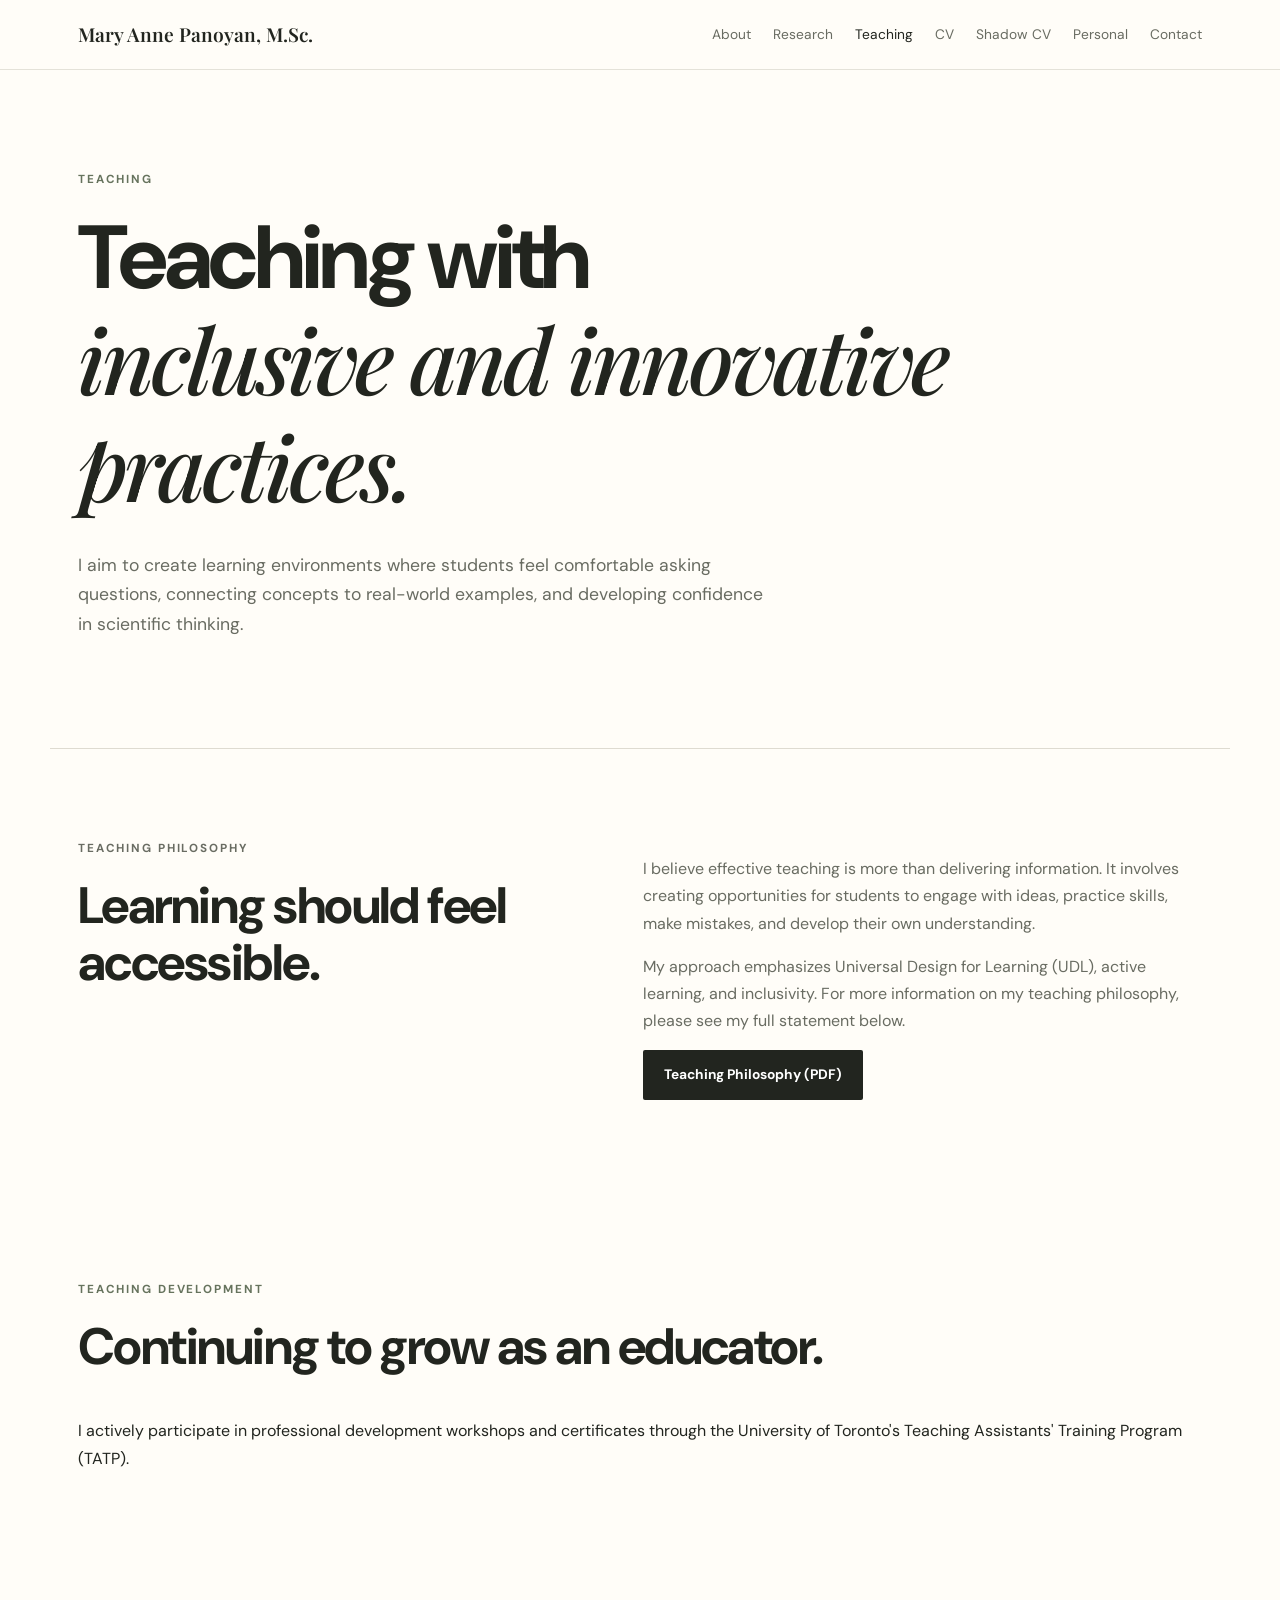
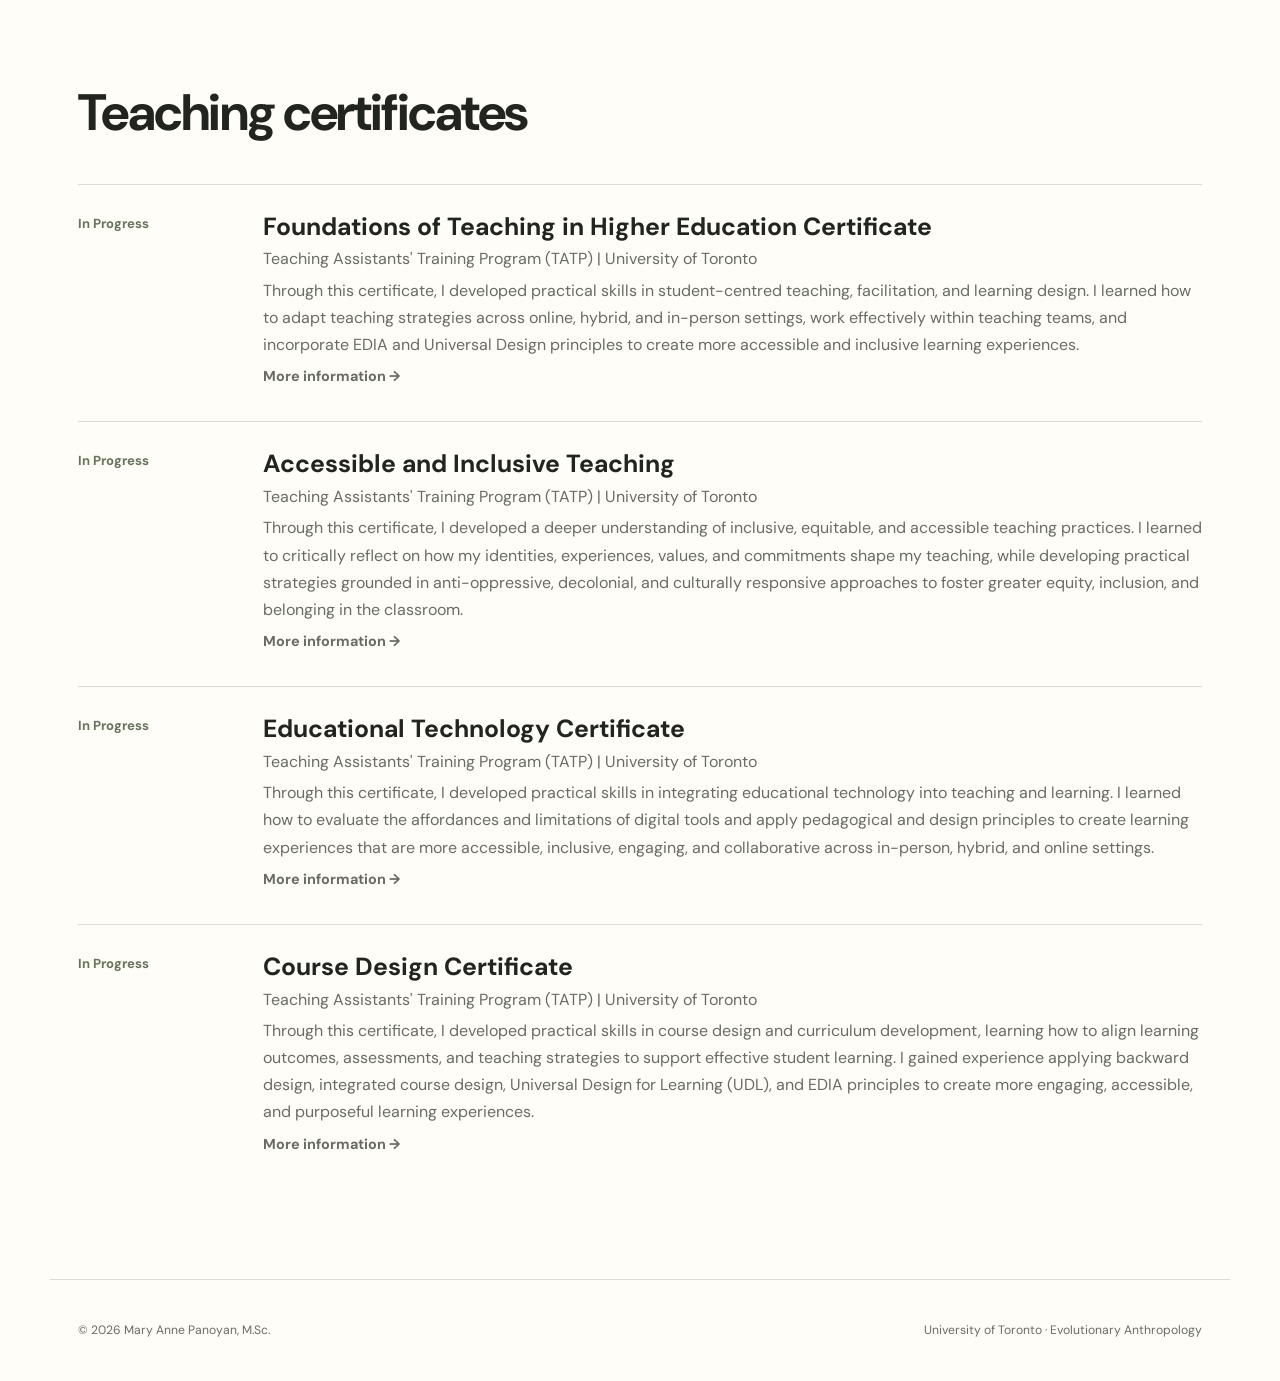
<file: teaching.html>
<!DOCTYPE html>
<html lang="en">

<head>
    <meta charset="UTF-8">
    <meta name="viewport" content="width=device-width, initial-scale=1.0">

    <title>Teaching | Mary Anne Panoyan, M.Sc.</title>

    <link rel="stylesheet" href="style.css">
</head>

<body>

<header class="site-header">

    <div class="nav-wrap">

        <a class="brand" href="index.html">
            Mary Anne Panoyan, M.Sc.
        </a>

        <button class="menu-toggle" aria-label="Toggle navigation">
            ☰
        </button>

        <nav class="nav">
            <a href="index.html">About</a>
            <a href="research.html">Research</a>
            <a href="teaching.html">Teaching</a>
            <a href="cv.html">CV</a>
            <a href="shadow-cv.html">Shadow CV</a>
            <a href="personal.html">Personal</a>
            <a href="contact.html">Contact</a>
        </nav>

    </div>

</header>


<main class="page">


    <!-- TEACHING INTRODUCTION -->
    <section class="page-hero">

        <p class="eyebrow">
            Teaching
        </p>

        <h1>
            Teaching with<br>
            <em>inclusive and innovative practices.</em>
        </h1>

        <p class="lead">
            I aim to create learning environments where students feel comfortable
            asking questions, connecting concepts to real-world examples, and
            developing confidence in scientific thinking.
        </p>

    </section>


    <!-- TEACHING PHILOSOPHY -->
    <section class="two-col section">

        <div>

            <p class="eyebrow">
                Teaching philosophy
            </p>

            <h2>
                Learning should feel accessible.
            </h2>

        </div>

        <div>

            <p>
                I believe effective teaching is more than delivering information.
                It involves creating opportunities for students to engage with ideas,
                practice skills, make mistakes, and develop their own understanding.
            </p>

            <p>
                My approach emphasizes Universal Design for Learning (UDL),
                active learning, and inclusivity. For more information on my
                teaching philosophy, please see my full statement below.
            </p>

            <a
                class="button"
                href="documents/Mary_Anne_Panoyan_Teaching_Philosophy.pdf"
                target="_blank"
                rel="noopener noreferrer">
                Teaching Philosophy (PDF)
            </a>

        </div>

    </section>


    <!-- TEACHING DEVELOPMENT -->
    <section class="section">

        <p class="eyebrow">
            Teaching development
        </p>

        <h2>
            Continuing to grow as an educator.
        </h2>

        <p>
            I actively participate in professional development workshops and
            certificates through the University of Toronto's Teaching Assistants'
            Training Program (TATP).
        </p>

    </section>


    <!-- TEACHING CERTIFICATES -->
    <section class="experience section">

    
        </p>

        <h2>
            Teaching certificates
        </h2>


        <!-- CERTIFICATE 1 -->
        <div class="experience-item">

            <span>
                In Progress
            </span>

            <div>

                <h3>
                    Foundations of Teaching in Higher Education Certificate
                </h3>

                <p>
                    Teaching Assistants' Training Program (TATP) |
                    University of Toronto
                </p>

                <p>
                    Through this certificate, I developed practical skills in
                    student-centred teaching, facilitation, and learning design.
                    I learned how to adapt teaching strategies across online,
                    hybrid, and in-person settings, work effectively within
                    teaching teams, and incorporate EDIA and Universal Design
                    principles to create more accessible and inclusive learning
                    experiences.
                </p>

                <p>
                    <a
                        class="text-link"
                        href="https://tatp.utoronto.ca/certificate-programs/#Foundations"
                        target="_blank"
                        rel="noopener noreferrer">
                        More information →
                    </a>
                </p>

            </div>

        </div>


        <!-- CERTIFICATE 2 -->
        <div class="experience-item">

            <span>
                In Progress
            </span>

            <div>

                <h3>
                    Accessible and Inclusive Teaching
                </h3>

                <p>
                    Teaching Assistants' Training Program (TATP) |
                    University of Toronto
                </p>

                <p>
                    Through this certificate, I developed a deeper understanding
                    of inclusive, equitable, and accessible teaching practices.
                    I learned to critically reflect on how my identities,
                    experiences, values, and commitments shape my teaching,
                    while developing practical strategies grounded in
                    anti-oppressive, decolonial, and culturally responsive
                    approaches to foster greater equity, inclusion, and belonging
                    in the classroom.
                </p>

                <p>
                    <a
                        class="text-link"
                        href="https://tatp.utoronto.ca/certificate-programs/#AIT"
                        target="_blank"
                        rel="noopener noreferrer">
                        More information →
                    </a>
                </p>

            </div>

        </div>


        <!-- CERTIFICATE 3 -->
        <div class="experience-item">

            <span>
                In Progress
            </span>

            <div>

                <h3>
                    Educational Technology Certificate
                </h3>

                <p>
                    Teaching Assistants' Training Program (TATP) |
                    University of Toronto
                </p>

                <p>
                    Through this certificate, I developed practical skills in
                    integrating educational technology into teaching and learning.
                    I learned how to evaluate the affordances and limitations of
                    digital tools and apply pedagogical and design principles to
                    create learning experiences that are more accessible,
                    inclusive, engaging, and collaborative across in-person,
                    hybrid, and online settings.
                </p>

                <p>
                    <a
                        class="text-link"
                        href="https://tatp.utoronto.ca/certificate-programs/#Edtech"
                        target="_blank"
                        rel="noopener noreferrer">
                        More information →
                    </a>
                </p>

            </div>

        </div>


        <!-- CERTIFICATE 4 -->
        <div class="experience-item">

            <span>
                In Progress
            </span>

            <div>

                <h3>
                    Course Design Certificate
                </h3>

                <p>
                    Teaching Assistants' Training Program (TATP) |
                    University of Toronto
                </p>

                <p>
                    Through this certificate, I developed practical skills in
                    course design and curriculum development, learning how to
                    align learning outcomes, assessments, and teaching strategies
                    to support effective student learning. I gained experience
                    applying backward design, integrated course design, Universal
                    Design for Learning (UDL), and EDIA principles to create more
                    engaging, accessible, and purposeful learning experiences.
                </p>

                <p>
                    <a
                        class="text-link"
                        href="https://tatp.utoronto.ca/certificate-programs/#CD"
                        target="_blank"
                        rel="noopener noreferrer">
                        More information →
                    </a>
                </p>

            </div>

        </div>

    </section>


</main>


<footer>

    <p>
        © 2026 Mary Anne Panoyan, M.Sc.
    </p>

    <p>
        University of Toronto · Evolutionary Anthropology
    </p>

</footer>


<script src="script.js"></script>

</body>

</html>
</file>
<file: style.css>
@import url('https://fonts.googleapis.com/css2?family=DM+Sans:wght@400;500;600;700&family=Playfair+Display:ital,wght@0,500;0,600;1,500;1,600&display=swap');


/* =========================================================
   VARIABLES
   ========================================================= */

:root {
  --ink: #22251f;
  --muted: #696c62;

  --cream: #f7f4ed;
  --paper: #fffdf8;

  --sage: #66735d;
  --sage-light: #dce2d4;

  --clay: #b96f56;
  --line: #dedbd1;

  --serif: 'Playfair Display', Georgia, serif;
  --sans: 'DM Sans', Arial, sans-serif;
}


/* =========================================================
   GENERAL
   ========================================================= */

* {
  box-sizing: border-box;
}

html {
  scroll-behavior: smooth;
}

body {
  margin: 0;

  background: var(--paper);
  color: var(--ink);

  font-family: var(--sans);
  line-height: 1.7;
}

a {
  color: inherit;
  text-decoration: none;
}


/* =========================================================
   HEADER & NAVIGATION
   ========================================================= */

.site-header {
  position: sticky;
  top: 0;
  z-index: 10;

  background: rgba(255, 253, 248, 0.93);
  backdrop-filter: blur(12px);

  border-bottom: 1px solid rgba(222, 219, 209, 0.8);
}

.nav-wrap {
  max-width: 1180px;
  margin: auto;

  padding: 18px 28px;

  display: flex;
  align-items: center;
  justify-content: space-between;

  gap: 24px;
}

.brand {
  font-family: var(--serif);
  font-size: 1.2rem;
  font-weight: 600;
}

.nav {
  display: flex;
  gap: 22px;
  align-items: center;

  font-size: 0.86rem;
}

.nav a {
  color: var(--muted);

  transition: color 0.2s ease;
}

.nav a:hover,
.nav a.active {
  color: var(--ink);
}

.menu-toggle {
  display: none;

  border: 0;
  background: none;

  font-size: 1.4rem;
  color: var(--ink);

  cursor: pointer;
}


/* =========================================================
   HERO
   ========================================================= */

.hero {
  max-width: 1180px;
  margin: auto;

  min-height: 650px;

  padding: 90px 28px 80px;

  display: grid;

  grid-template-columns: minmax(0, 1fr) 420px;

  align-items: center;

  gap: 80px;
}

.hero-content {
  max-width: 650px;
}

.hero h1 {
  font-size: clamp(3.4rem, 7vw, 6.7rem);

  letter-spacing: -0.045em;
  line-height: 1.05;

  margin-top: 0;
  margin-bottom: 28px;
}

.hero h1 em {
  font-family: var(--serif);
  font-weight: 500;
}

.hero-intro {
  font-size: 1.12rem;

  color: var(--muted);

  max-width: 650px;

  margin: 0;
}

.hero-photo {
  display: flex;

  justify-content: center;
  align-items: center;
}

.hero-photo img {
  width: 100%;
  max-width: 420px;

  height: 560px;

  object-fit: cover;

  display: block;

  border-radius: 2px;
}


/* =========================================================
   GENERAL TYPOGRAPHY
   ========================================================= */

.eyebrow {
  margin: 0 0 18px;

  font-size: 0.73rem;

  letter-spacing: 0.16em;

  text-transform: uppercase;

  color: var(--sage);

  font-weight: 700;
}

h1,
h2,
h3 {
  line-height: 1.12;
  margin-top: 0;
}

h1 {
  font-size: clamp(3.4rem, 7vw, 6.7rem);

  letter-spacing: -0.045em;

  margin-bottom: 28px;
}

h2 {
  font-size: clamp(2rem, 4vw, 3.3rem);

  letter-spacing: -0.03em;
}

h3 {
  font-size: 1.55rem;
}

em {
  font-family: var(--serif);
  font-weight: 500;
}

.lead {
  max-width: 700px;

  margin: 20px 0 28px;

  font-size: 1.1rem;

  line-height: 1.7;

  color: var(--muted);
}


/* =========================================================
   BUTTONS & LINKS
   ========================================================= */

.button-row {
  display: flex;

  align-items: center;

  gap: 25px;

  margin-top: 35px;
}

.button {
  display: inline-block;

  background: var(--ink);

  color: #fff;

  padding: 13px 21px;

  border-radius: 2px;

  font-size: 0.86rem;

  font-weight: 700;

  transition: background 0.2s ease,
              transform 0.2s ease;
}

.button:hover {
  background: var(--sage);

  transform: translateY(-2px);
}

.text-link {
  font-weight: 700;

  font-size: 0.9rem;
}


/* =========================================================
   GENERAL SECTIONS
   ========================================================= */

.section {
  max-width: 1180px;

  margin: auto;

  padding: 90px 28px;
}


/* =========================================================
   INTRODUCTION
   ========================================================= */

.intro {
  display: grid;

  grid-template-columns: 1fr 1fr;

  gap: 100px;

  border-top: 1px solid var(--line);
}

.intro-text {
  font-size: 1.02rem;

  color: var(--muted);

  padding-top: 8px;
}


/* =========================================================
   FEATURE CARDS
   ========================================================= */

.cards {
  display: grid;

  grid-template-columns: repeat(3, 1fr);

  gap: 16px;

  padding-top: 20px;
}

.feature-card {
  min-height: 310px;

  background: var(--cream);

  padding: 30px;

  position: relative;

  border: 1px solid transparent;

  transition: transform 0.25s ease,
              border-color 0.25s ease;
}

.feature-card:hover {
  border-color: var(--line);

  transform: translateY(-4px);
}

.feature-card h3 {
  margin-top: 0;
}

.feature-card p {
  color: var(--muted);

  font-size: 0.92rem;
}

.card-arrow {
  position: absolute;

  right: 30px;
  bottom: 25px;

  font-size: 1.3rem;
}


/* =========================================================
   QUOTE
   ========================================================= */

.quote {
  text-align: center;

  padding-top: 130px;
  padding-bottom: 130px;
}

.quote > p:first-child {
  font-family: var(--serif);

  font-style: italic;

  font-size: clamp(2rem, 4vw, 3.5rem);

  margin: 0 auto 18px;

  max-width: 850px;
}

.quote > span {
  color: var(--muted);

  font-size: 0.9rem;
}

.quote-note {
  font-family: var(--sans);

  font-size: 0.9rem;

  font-style: italic;

  line-height: 1.6;

  color: var(--muted);

  max-width: 700px;

  margin: 20px auto 0;
}


/* =========================================================
   FOOTER
   ========================================================= */

footer {
  max-width: 1180px;

  margin: auto;

  padding: 28px;

  display: flex;

  justify-content: space-between;

  color: var(--muted);

  font-size: 0.76rem;

  border-top: 1px solid var(--line);
}


/* =========================================================
   GENERAL PAGE
   ========================================================= */

.page {
  min-height: 75vh;
}

.page-hero {
  max-width: 1180px;

  margin: auto;

  padding: 100px 28px 80px;

  border-bottom: 1px solid var(--line);
}

.page-hero h1 {
  font-size: clamp(3.2rem, 7vw, 5.8rem);
}

.page-hero.compact {
  padding-bottom: 65px;
}


/* =========================================================
   TWO COLUMN CONTENT
   ========================================================= */

.two-col {
  display: grid;

  grid-template-columns: 1fr 1.2fr;

  gap: 100px;
}

.two-col p {
  color: var(--muted);
}


/* =========================================================
   TIMELINE
   ========================================================= */

.timeline-list {
  margin-top: 35px;
}

.timeline-list > div {
  display: grid;

  grid-template-columns: 130px 1fr;

  padding: 25px 0;

  border-top: 1px solid var(--line);
}

.timeline-list span {
  color: var(--sage);

  font-weight: 700;

  font-size: 0.82rem;

  text-transform: uppercase;

  letter-spacing: 0.08em;
}

.timeline-list p {
  margin: 0;

  color: var(--muted);
}


/* =========================================================
   RESEARCH PROJECTS
   ========================================================= */

.project-grid {
  display: grid;

  grid-template-columns: 1fr 1fr;

  gap: 18px;
}

.project-card {
  padding: 35px;

  background: var(--cream);

  min-height: 330px;

  border-left: 4px solid var(--sage);
}

.project-card:nth-child(2n) {
  border-left-color: var(--clay);
}

.project-card > span {
  font-size: 0.73rem;

  text-transform: uppercase;

  letter-spacing: 0.12em;

  color: var(--muted);
}

.project-card p {
  color: var(--muted);
}

.tags {
  font-size: 0.76rem;

  text-transform: uppercase;

  letter-spacing: 0.08em;

  margin-top: 35px;
}


/* =========================================================
   RESEARCH STATEMENT
   ========================================================= */

.research-statement {
  max-width: 850px;

  margin-left: auto;
  margin-right: auto;

  text-align: center;

  padding: 70px 0;

  border-top: 1px solid var(--line);
  border-bottom: 1px solid var(--line);
}

.research-statement h2 {
  font-family: var(--serif);

  font-size: 2.2rem;

  margin-bottom: 20px;
}

.research-statement p {
  color: var(--muted);

  line-height: 1.7;

  max-width: 720px;

  margin: 0 auto 16px;
}

.research-statement .button {
  display: inline-block;

  margin-top: 18px;

  padding: 12px 22px;

  background: var(--sage);

  color: white;

  text-decoration: none;

  font-size: 0.9rem;

  transition: opacity 0.2s ease,
              transform 0.2s ease;
}

.research-statement .button:hover {
  opacity: 0.85;

  transform: translateY(-2px);
}


/* =========================================================
   METHODS
   ========================================================= */

.methods {
  border-top: 1px solid var(--line);
}

.tag-cloud {
  display: flex;

  flex-wrap: wrap;

  gap: 10px;

  margin-top: 30px;
}

.tag-cloud span {
  border: 1px solid var(--line);

  padding: 9px 14px;

  border-radius: 50px;

  font-size: 0.82rem;

  background: var(--paper);
}


/* =========================================================
   EXPERIENCE
   ========================================================= */

.experience-item {
  display: grid;

  grid-template-columns: 150px 1fr;

  gap: 35px;

  padding: 28px 0;

  border-top: 1px solid var(--line);
}

.experience-item > span {
  color: var(--sage);

  font-size: 0.82rem;

  font-weight: 700;
}

.experience-item h3 {
  margin-bottom: 5px;
}

.experience-item p {
  color: var(--muted);

  margin: 4px 0;
}


/* =========================================================
   CV
   ========================================================= */

.cv-preview {
  display: grid;

  grid-template-columns: 1fr 1.5fr;

  gap: 80px;

  border-top: 1px solid var(--line);
}

.cv-preview p {
  color: var(--muted);
}

.note-box {
  max-width: 1124px;

  margin: 0 auto 80px;

  background: var(--cream);

  padding: 28px;
}

.note-box p {
  margin-bottom: 0;

  color: var(--muted);
}


/* =========================================================
   SHADOW CV
   ========================================================= */

.shadow-grid {
  display: grid;

  grid-template-columns: 1fr 1fr;

  gap: 18px;
}

.shadow-grid article {
  padding: 32px;

  background: var(--cream);

  min-height: 310px;
}

.shadow-grid article > span {
  color: var(--clay);

  font-weight: 700;
}

.shadow-grid ul {
  padding-left: 20px;

  color: var(--muted);
}


/* =========================================================
   PERSONAL PAGE
   ========================================================= */

.personal-section {
  border-top: 1px solid var(--line);
}

.personal-intro {
  max-width: 720px;

  margin: 0 0 32px;

  color: var(--muted);
}


/* =========================================================
   PERSONAL — SCROLLING IMAGE GALLERIES
   ========================================================= */

.scroll-gallery {
  display: flex;

  gap: 18px;

  overflow-x: auto;
  overflow-y: hidden;

  padding: 10px 0 18px;

  scroll-behavior: smooth;

  -webkit-overflow-scrolling: touch;

  scrollbar-width: thin;

  scrollbar-color: var(--line) transparent;
}

.scroll-gallery::-webkit-scrollbar {
  height: 8px;
}

.scroll-gallery::-webkit-scrollbar-track {
  background: transparent;
}

.scroll-gallery::-webkit-scrollbar-thumb {
  background: var(--line);

  border-radius: 10px;
}

.scroll-gallery a {
  flex: 0 0 auto;

  display: block;

  background: transparent;

  border: none;

  overflow: hidden;

  transition: transform 0.25s ease;
}

.scroll-gallery a:hover {
  transform: translateY(-4px);
}

.scroll-gallery img {
  display: block;

  height: 360px;

  width: auto;

  max-width: 500px;

  object-fit: contain;

  border-radius: 2px;

  transition: opacity 0.25s ease;
}

.scroll-gallery a:hover img {
  opacity: 0.88;
}

.gallery-note {
  margin: 8px 0 0;

  color: var(--muted);

  font-size: 0.78rem;

  font-style: italic;
}


/* =========================================================
   PERSONAL — TV, BOOKS & MOVIES
   ========================================================= */

.media-grid {
  display: grid;

  grid-template-columns: repeat(3, 1fr);

  gap: 18px;

  margin-top: 35px;
}

.media-card {
  background: var(--cream);

  padding: 32px;

  min-height: 220px;

  border: 1px solid transparent;

  transition: transform 0.25s ease,
              border-color 0.25s ease;
}

.media-card:hover {
  transform: translateY(-4px);

  border-color: var(--line);
}

.media-card > span {
  display: block;

  color: var(--sage);

  font-size: 0.73rem;

  text-transform: uppercase;

  letter-spacing: 0.12em;

  font-weight: 700;
}

.media-card h3 {
  margin-top: 18px;

  margin-bottom: 8px;
}

.media-card p {
  color: var(--muted);
}


/* =========================================================
   CURRENTLY
   ========================================================= */

.currently {
  border-top: 1px solid var(--line);
}

.currently-grid {
  display: grid;

  grid-template-columns: repeat(4, 1fr);

  border: 1px solid var(--line);
}

.currently-grid div {
  padding: 25px;

  border-right: 1px solid var(--line);
}

.currently-grid div:last-child {
  border-right: 0;
}

.currently-grid span {
  display: block;

  color: var(--sage);

  font-size: 0.72rem;

  text-transform: uppercase;

  letter-spacing: 0.12em;
}

.currently-grid strong {
  display: block;

  margin-top: 10px;
}


/* =========================================================
   CONTACT
   ========================================================= */

.contact-grid {
  display: grid;

  grid-template-columns: 1fr 1fr;

  gap: 18px;
}

.contact-card {
  padding: 35px;

  background: var(--cream);

  min-height: 180px;
}

.contact-card span {
  display: block;

  color: var(--sage);

  font-size: 0.73rem;

  text-transform: uppercase;

  letter-spacing: 0.12em;

  font-weight: 700;
}

.contact-card strong {
  display: block;

  font-size: 1.2rem;

  margin: 18px 0 8px;
}

.contact-card small {
  color: var(--muted);
}


/* =========================================================
   CODE
   ========================================================= */

code {
  font-family: monospace;
}


/* =========================================================
   TABLET
   ========================================================= */

@media (max-width: 800px) {

  /* Navigation */

  .nav {
    display: none;

    position: absolute;

    top: 66px;
    left: 0;
    right: 0;

    background: var(--paper);

    padding: 18px 28px;

    border-bottom: 1px solid var(--line);

    flex-direction: column;

    align-items: flex-start;
  }

  .nav.open {
    display: flex;
  }

  .menu-toggle {
    display: block;
  }


  /* Hero */

  .hero {
    grid-template-columns: 1fr;

    min-height: auto;

    padding-top: 65px;

    gap: 50px;
  }

  .hero-content {
    max-width: 650px;
  }

  .hero-photo {
    justify-content: flex-start;
  }

  .hero-photo img {
    width: 100%;

    max-width: 380px;

    height: 500px;
  }


  /* Other sections */

  .intro,
  .two-col,
  .cv-preview {
    grid-template-columns: 1fr;

    gap: 35px;
  }

  .cards,
  .project-grid,
  .shadow-grid,
  .contact-grid {
    grid-template-columns: 1fr;
  }


  /* Personal media cards */

  .media-grid {
    grid-template-columns: 1fr;
  }


  /* Personal image galleries */

  .scroll-gallery {
    gap: 14px;
  }

  .scroll-gallery img {
    height: 300px;

    max-width: 400px;
  }


  /* Currently */

  .currently-grid {
    grid-template-columns: 1fr 1fr;
  }

  .currently-grid div:nth-child(2) {
    border-right: 0;
  }

  .currently-grid div {
    border-bottom: 1px solid var(--line);
  }


  /* Footer */

  footer {
    flex-direction: column;

    gap: 5px;
  }

}


/* =========================================================
   SMALL PHONES
   ========================================================= */

@media (max-width: 500px) {

  /* Navigation */

  .nav-wrap {
    padding: 16px 20px;
  }


  /* Page spacing */

  .hero,
  .section,
  .page-hero {
    padding-left: 20px;
    padding-right: 20px;
  }

  .hero {
    padding-top: 50px;

    gap: 40px;
  }


  /* Typography */

  .hero h1 {
    font-size: clamp(3rem, 15vw, 4.5rem);
  }

  .hero-intro {
    font-size: 1rem;
  }

  .lead {
    font-size: 1rem;
  }


  /* Hero photo */

  .hero-photo img {
    max-width: 100%;

    height: 450px;
  }


  /* Personal galleries */

  .scroll-gallery {
    gap: 12px;
  }

  .scroll-gallery img {
    height: 260px;

    max-width: 85vw;
  }


  /* Currently */

  .currently-grid {
    grid-template-columns: 1fr;
  }

  .currently-grid div {
    border-right: 0 !important;
  }


  /* Experience */

  .experience-item,
  .timeline-list > div {
    grid-template-columns: 1fr;

    gap: 8px;
  }


  /* Footer */

  footer {
    padding-left: 20px;
    padding-right: 20px;
  }


  /* Quote */

  .quote {
    padding-top: 90px;
    padding-bottom: 90px;
  }

  .quote-note {
    font-size: 0.88rem;
  }

}
</file>
